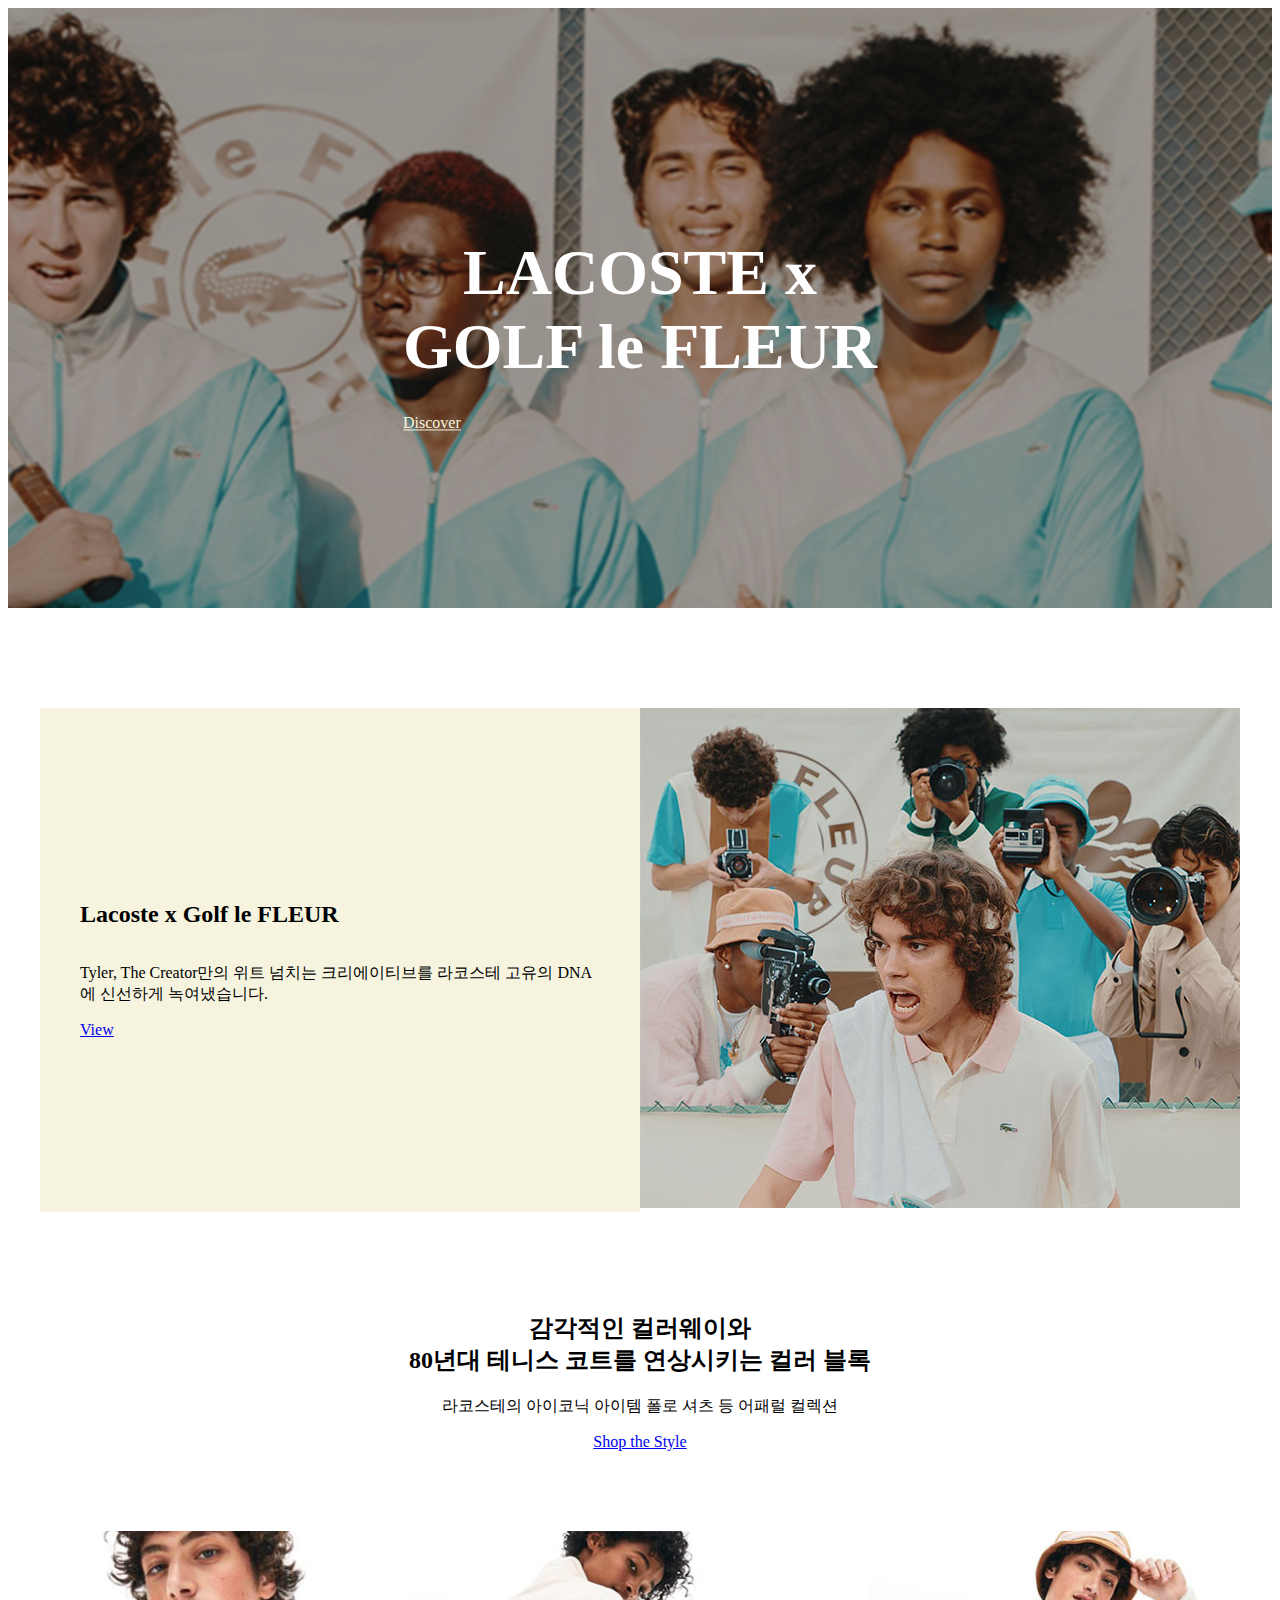
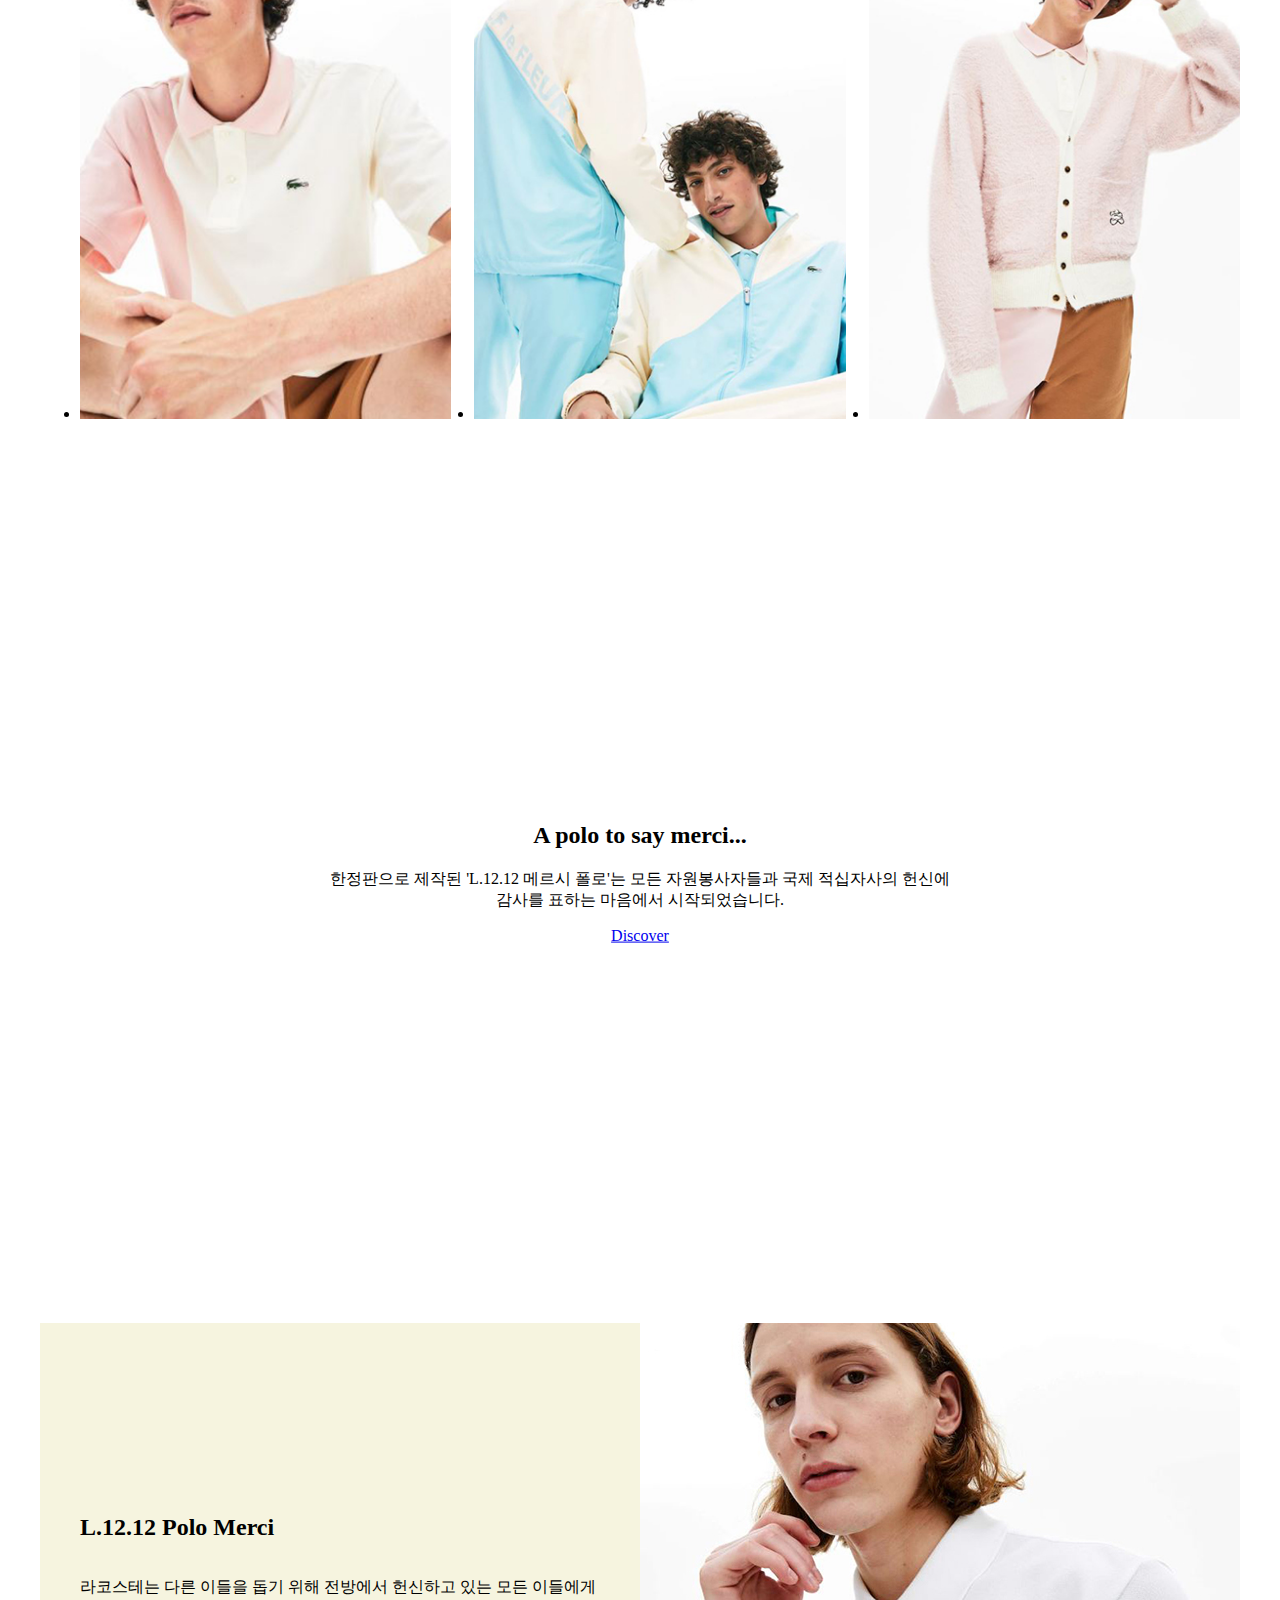
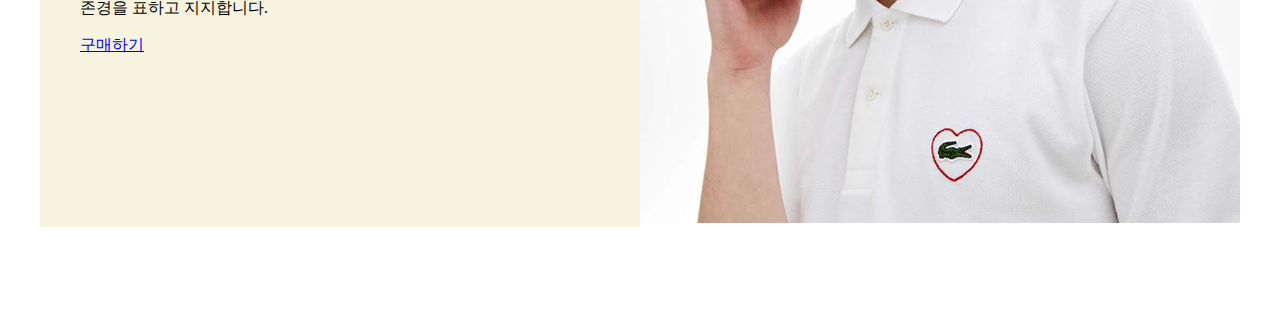
<file: index.html>
<!DOCTYPE html>
<html lang="ko">
<head>
    <meta charset="UTF-8">
    <meta http-equiv="X-UA-Compatible" content="IE=edge">
    <meta name="viewport" content="width=device-width, initial-scale=1.0">
    <title>LACOSTE</title> 
       
    <link rel="stylesheet" href="css/main_style.css">

</head>
<body>
    <? include("header.html");?> <!--외부파일 불러오기-->
    <section id="topBanner">
        <div class="top_inner">
            <h2>LACOSTE x<br>
                GOLF le FLEUR</h2>
            <a href="#" class="btn">Discover</a>
        </div>
    </section>
    <section id="golf" class="con1">
        <div class="golf_text con1_text">
            <h2 class="con_title">Lacoste x Golf le FLEUR</h2>
            <p class="con_text">Tyler, The Creator만의 위트 넘치는 크리에이티브를
                라코스테 고유의 DNA에 신선하게 녹여냈습니다.</p>
            <a href="#" class="btn">View</a>
        </div>
        <div class="golf_img con1_img">
            <img src="img/thumnail.jpg" alt="">
        </div>
    </section>
    <section id="polo">
        <h2 class="con_title">감각적인 컬러웨이와<br>
            80년대 테니스 코트를 연상시키는 컬러 블록</h2>
        <p class="con_text">라코스테의 아이코닉 아이템 폴로 셔츠 등 어패럴 컬렉션</p>
        <a href="#" class="btn">Shop the Style</a>
        <ul class="polo_list">
            <li><img src="img/main_product_1.jpg" alt="">
                <div class="over_box">
                    <h3>코튼 폴로 티셔츠</h3>
                    <p>195,000원</p>
                </div>
            </li>
            <li><img src="img/main_product_2.jpg" alt="">
                <div class="over_box">
                    <h3>남성 배색 자켓</h3>
                    <p>279,000원</p>
                </div>
            </li>
            <li><img src="img/main_product_3.jpg" alt="">
                <div class="over_box">
                    <h3>니트 가디건</h3>
                    <p>239,000원</p>
                </div>
            </li>
        </ul>
    </section>
    <section id="midBanner">
        <div class="mid_inner">
            <h2 class="con_title">A polo to say merci...</h2>
            <p class="con_text">한정판으로 제작된 'L.12.12 메르시 폴로'는
            모든 자원봉사자들과 국제 적십자사의 헌신에 감사를 표하는 마음에서 시작되었습니다.</p>
            <a href="#" class="btn">Discover</a>
        </div>
    </section>
    <section id="merci" class="con1">
        <div class="merci_text con1_text">
            <h2 class="con_title">L.12.12 Polo Merci</h2>
            <p class="con_text">라코스테는 다른 이들을 돕기 위해 전방에서 헌신하고 있는
                모든 이들에게 존경을 표하고 지지합니다.</p>
            <a href="#" class="btn">구매하기</a>
        </div>
        <div class="merci_img con1_img">
            <img src="img/edition_sub.jpg" alt="">
        </div>
    </section>
    <? include("footer.html");?>
</body>
</html>
</file>
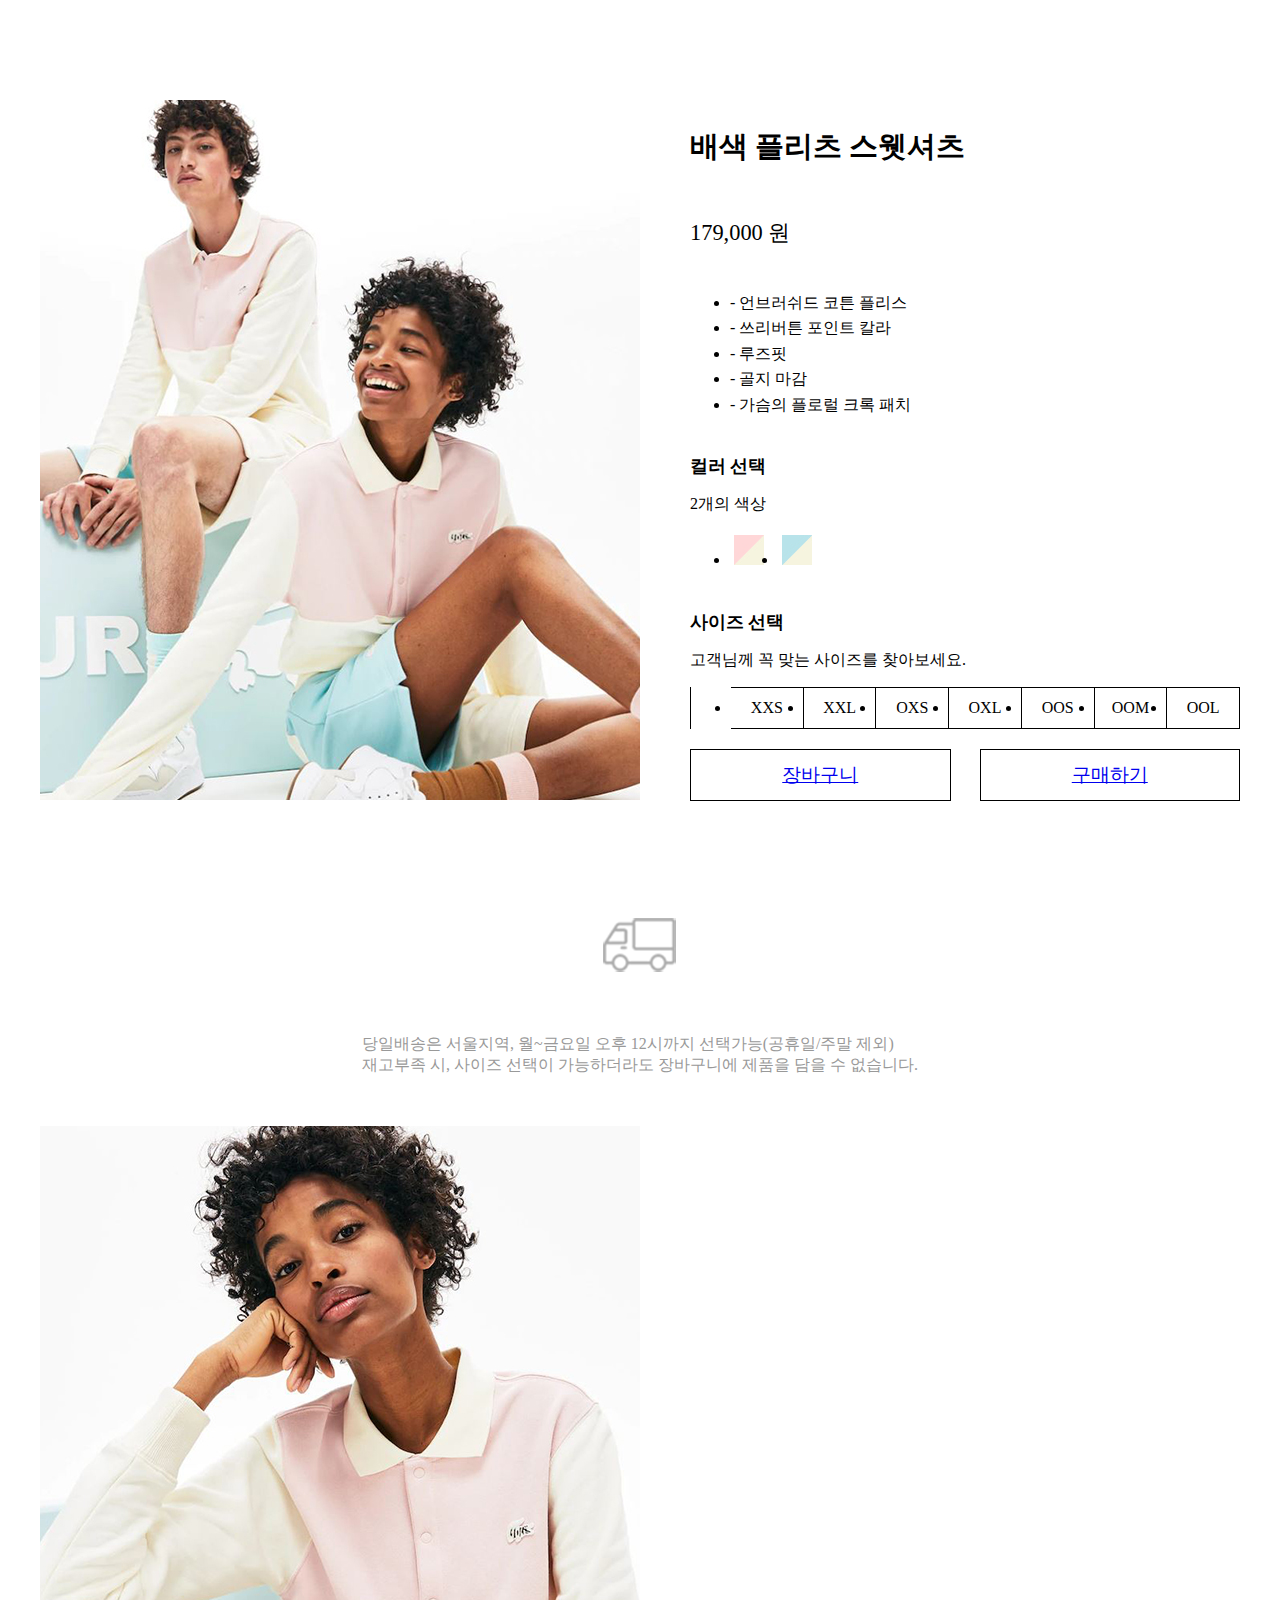
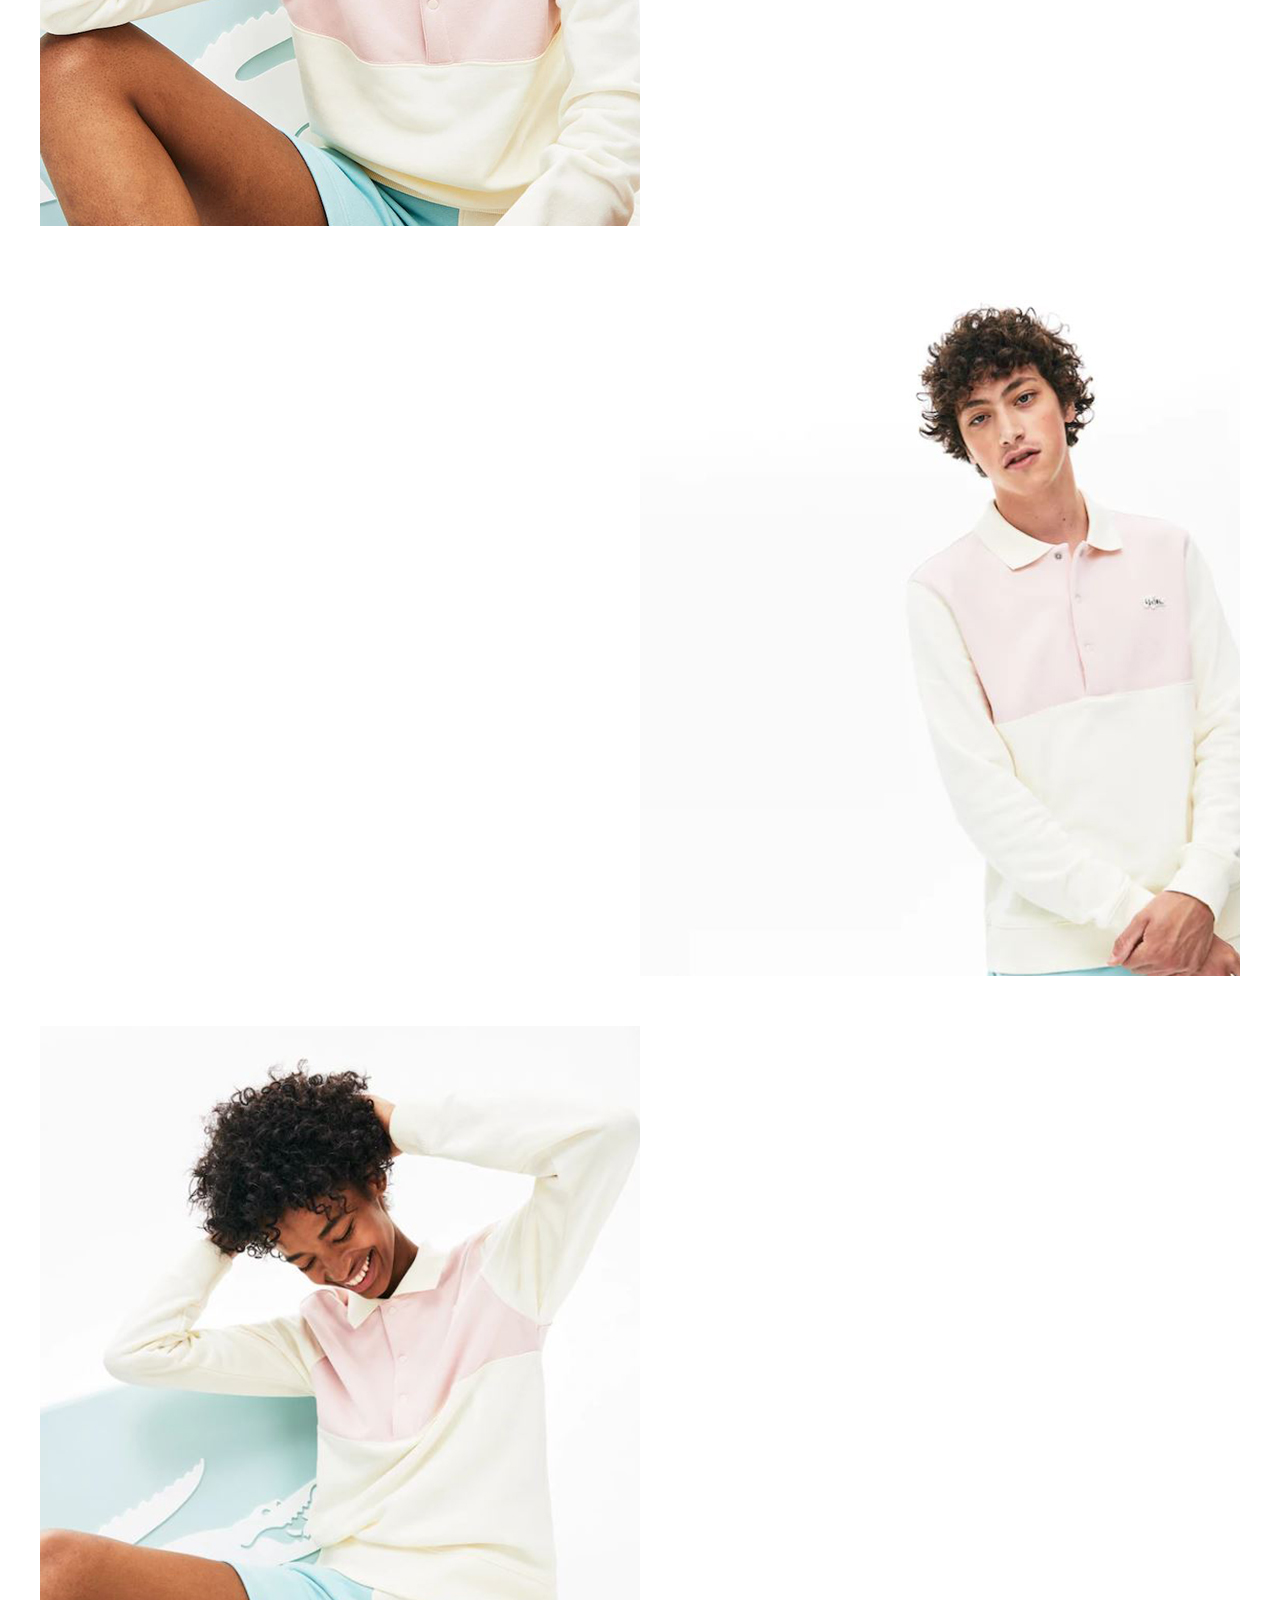
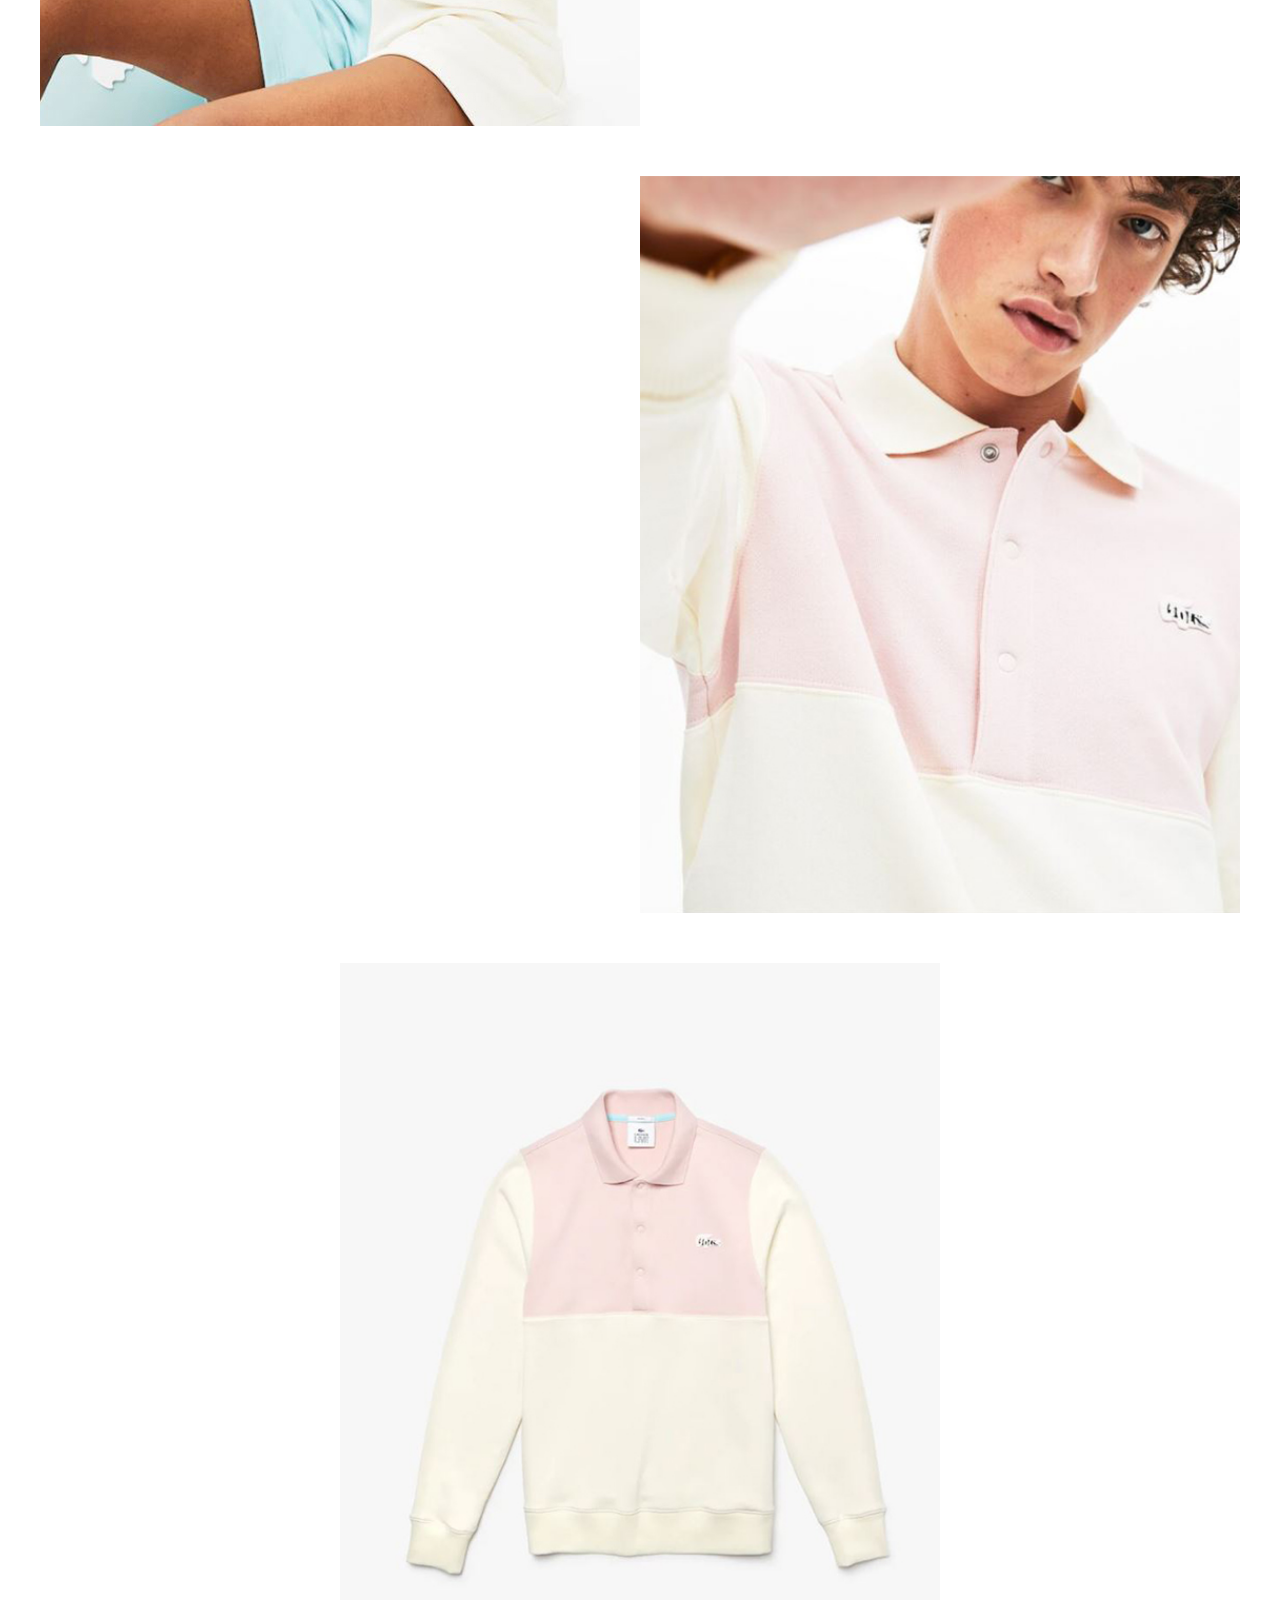
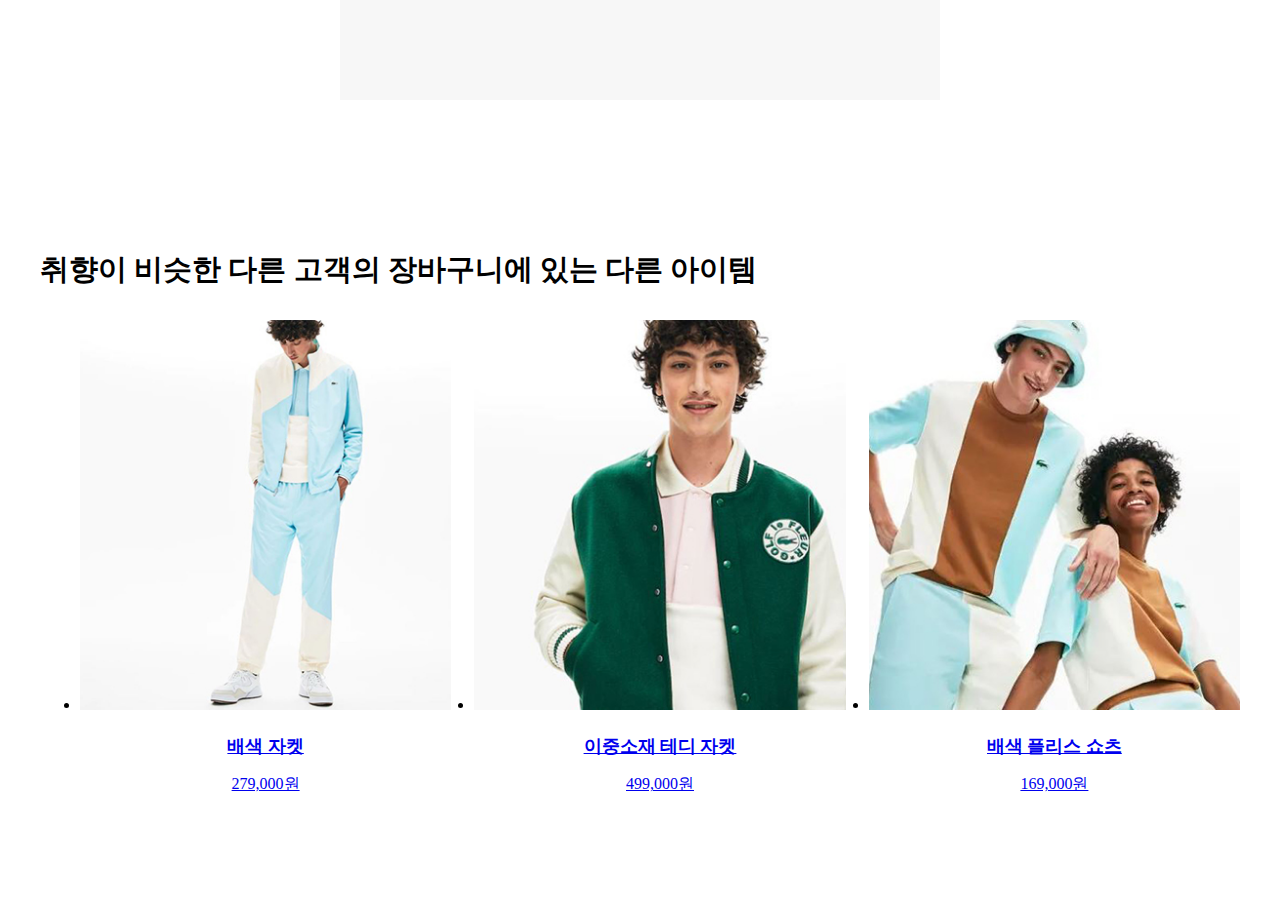
<file: detail.html>
<!DOCTYPE html>
<html lang="ko">
<head>
    <meta charset="UTF-8">
    <meta http-equiv="X-UA-Compatible" content="IE=edge">
    <meta name="viewport" content="width=device-width, initial-scale=1.0">
    <title>LACOSTE - [배색 플리츠 스웻셔츠]</title>
    
    <link rel="stylesheet" href="css/sub_style.css" type="text/css">
    
</head>
<body>
    <? include("header.html");?>
    <section id="detail" class="contents">
        <div class="detail_top">
            <div class="detail_top_img">
                <img src="img/s_product_1.jpg" alt="배색 플리츠 스웻셔츠">
            </div>
            <div class="detail_top_info">
                <h2>배색 플리츠 스웻셔츠</h2>
                <p class="price">179,000 원</p>
                <ul class="description">
                    <li>- 언브러쉬드 코튼 플리스</li>
                    <li>- 쓰리버튼 포인트 칼라</li>
                    <li>- 루즈핏</li>
                    <li>- 골지 마감</li>
                    <li>- 가슴의 플로럴 크록 패치</li>
                </ul>
                
                <div class="color">
                    <h3>컬러 선택</h3>
                    <p>2개의 색상</p>
                    <ul>
                        <li><img src="img/color_1.jpg" alt="핑크"></li>
                        <li><img src="img/color_2.jpg" alt="하늘색"></li>
                    </ul>
                </div>
                <div class="size">
                    <h3>사이즈 선택</h3>
                    <p>고객님께 꼭 맞는 사이즈를 찾아보세요.</p>
                    <ul class="size_list">
                        <li>XXS</li>
                        <li>XXL</li>
                        <li>OXS</li>
                        <li>OXL</li>
                        <li>OOS</li>
                        <li>OOM</li>
                        <li>OOL</li>
                    </ul>
                    <div class="size_select">
                        <select>
                            <option>XXS</option>
                            <option>XXL</option>
                            <option>OXS</option>
                            <option>OXL</option>
                            <option>OOS</option>
                            <option>OOM</option>
                            <option>OOL</option>
                        </select>
                    </div>
                </div>
                <div class="buy">
                    <a href="#" class="buy_btn btn_cart">장바구니</a>
                    <a href="#" class="buy_btn btn_buy">구매하기</a>
                </div>
            </div>
        </div>
        <div class="detail_center">
            <div class="detail_delivery">
                <img src="img/car.png" alt="">
                <p>당일배송은 서울지역, 월~금요일 오후 12시까지 선택가능(공휴일/주말 제외)<br>
                    재고부족 시, 사이즈 선택이 가능하더라도 장바구니에 제품을 담을 수 없습니다.</p>
            </div>
            <img src="img/s_product_2.jpg" alt="">
            <img src="img/s_product_3.jpg" alt="">
            <img src="img/s_product_4.jpg" alt="">
            <img src="img/s_product_5.jpg" alt="">
            <img src="img/s_product_6.jpg" alt="">
        </div>
        <div class="other">
            <h3>취향이 비슷한 다른 고객의 장바구니에 있는 다른 아이템</h3>
            <ul class="other_list">
                <li><a href="#">
                    <img src="img/product_sug_1.jpg" alt="">
                    <h4>배색 자켓</h4>
                    <p>279,000원</p>
                </a></li>
                <li><a href="#">
                    <img src="img/product_sug_2.jpg" alt="">
                    <h4>이중소재 테디 자켓</h4>
                    <p>499,000원</p>
                </a></li>
                <li><a href="#">
                    <img src="img/product_sug_3.jpg" alt="">
                    <h4>배색 플리스 쇼츠</h4>
                    <p>169,000원</p>
                </a></li>
            </ul>
        </div>
    </section>
    <? include("footer.html");?>
</body>
</html>
</file>
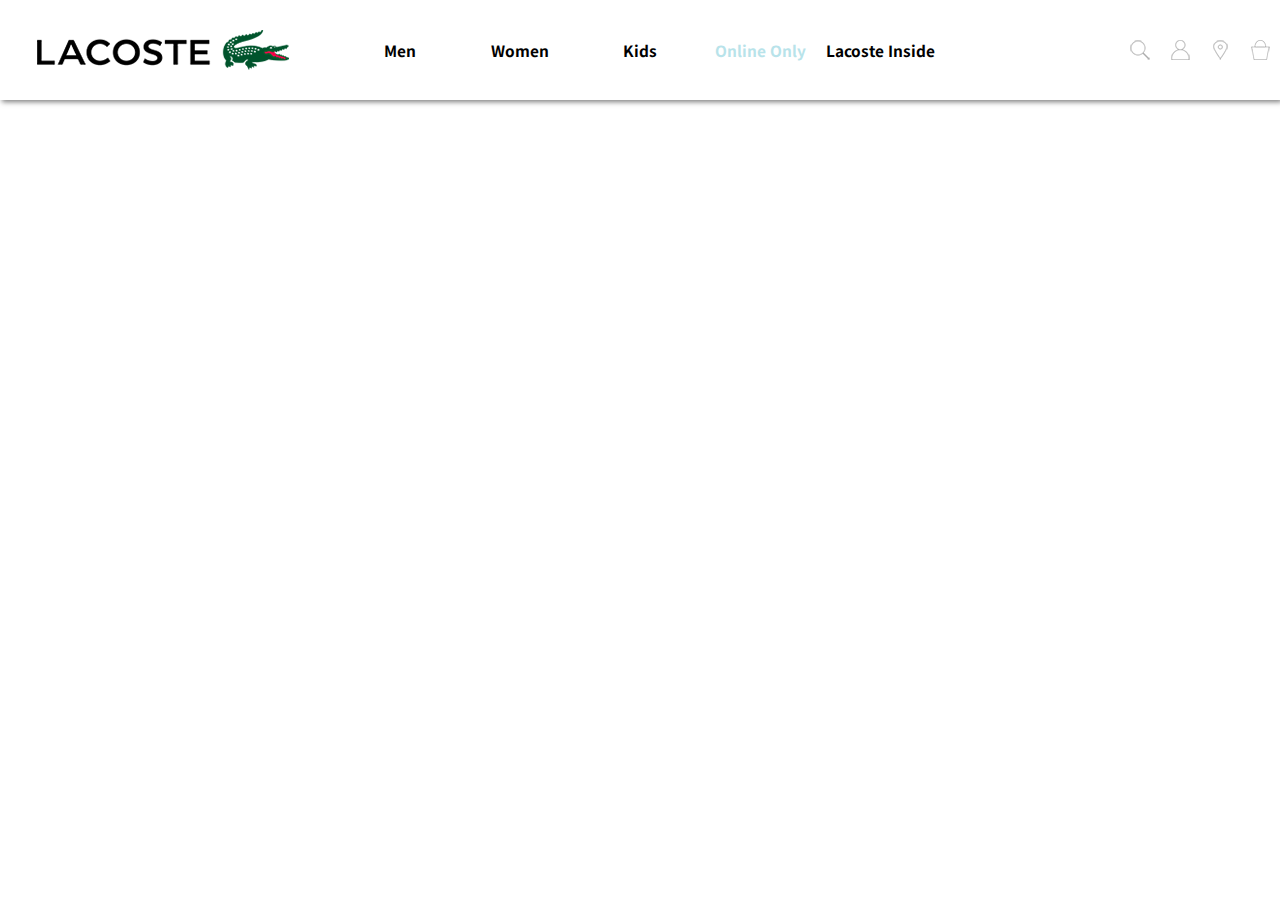
<file: header.html>
<!DOCTYPE html>
<html lang="ko">
<head>
    <meta charset="UTF-8">
    <meta http-equiv="X-UA-Compatible" content="IE=edge">
    <meta name="viewport" content="width=device-width, initial-scale=1.0">
    <title>LACOSTE</title>
    <link rel="stylesheet" href="css/common.css">    
    <script src="https://ajax.googleapis.com/ajax/libs/jquery/3.6.1/jquery.min.js"></script>
    <script>
        $(function(){
            // m_gnb_btn 누르면 m_gnb_wrap나타난다
            $('.m_gnb_btn').click(function(){
                $('.m_gnb_wrap').fadeToggle(500)
            })
        })
    </script>
</head>
<body>
    <header id="header">
        <h1 class="top_logo">
            <a href="index.html"><img src="img/logo.png" alt="lacote"></a>
        </h1>
        <nav class="gnb">
            <ul>
                <li><a href="product.html">Men</a></li>
                <li><a href="product.html">Women</a></li>
                <li><a href="product.html">Kids</a></li>
                <li><a href="#">Online Only</a></li>
                <li><a href="collabo.html">Lacoste Inside</a></li>
            </ul>
        </nav>
        <nav class="util">
            <ul>
                <li><a href="#"><img src="img/search.png" alt="검색"></a></li>
                <li><a href="join.html"><img src="img/my.png" alt="마이페이지"></a></li>
                <li><a href="#"><img src="img/map.png" alt="매장"></a></li>
                <li><a href="login.html"><img src="img/bag.png" alt="장바구니"></a></li>
            </ul>
        </nav>
    </header>
    <header id="m_header">
        <h1 class="m_top_logo">
            <a href="index.html"><img src="img/logo.png" alt="lacote"></a>
        </h1>
        <button class="m_gnb_btn"><img src="img/gnb_btn.png" alt="메뉴버튼"></button>
    </header>
    <div class="m_gnb_wrap">
        <div class="m_gnb_inner">
            <ul class="m_gnb">
                <li><a href="product.html">Men</a></li>
                <li><a href="product.html">Women</a></li>
                <li><a href="product.html">Kids</a></li>
                <li><a href="#">Online Only</a></li>
                <li><a href="collabo.html">Lacoste Inside</a></li>
            </ul>
            <ul class="m_util">
                <li><a href="#"><img src="img/search.png" alt="검색"></a></li>
                <li><a href="join.html"><img src="img/my.png" alt="마이페이지"></a></li>
                <li><a href="#"><img src="img/map.png" alt="매장"></a></li>
                <li><a href="login.html"><img src="img/bag.png" alt="장바구니"></a></li>
            </ul>
        </div>        
    </div>
</body>
</html>
</file>
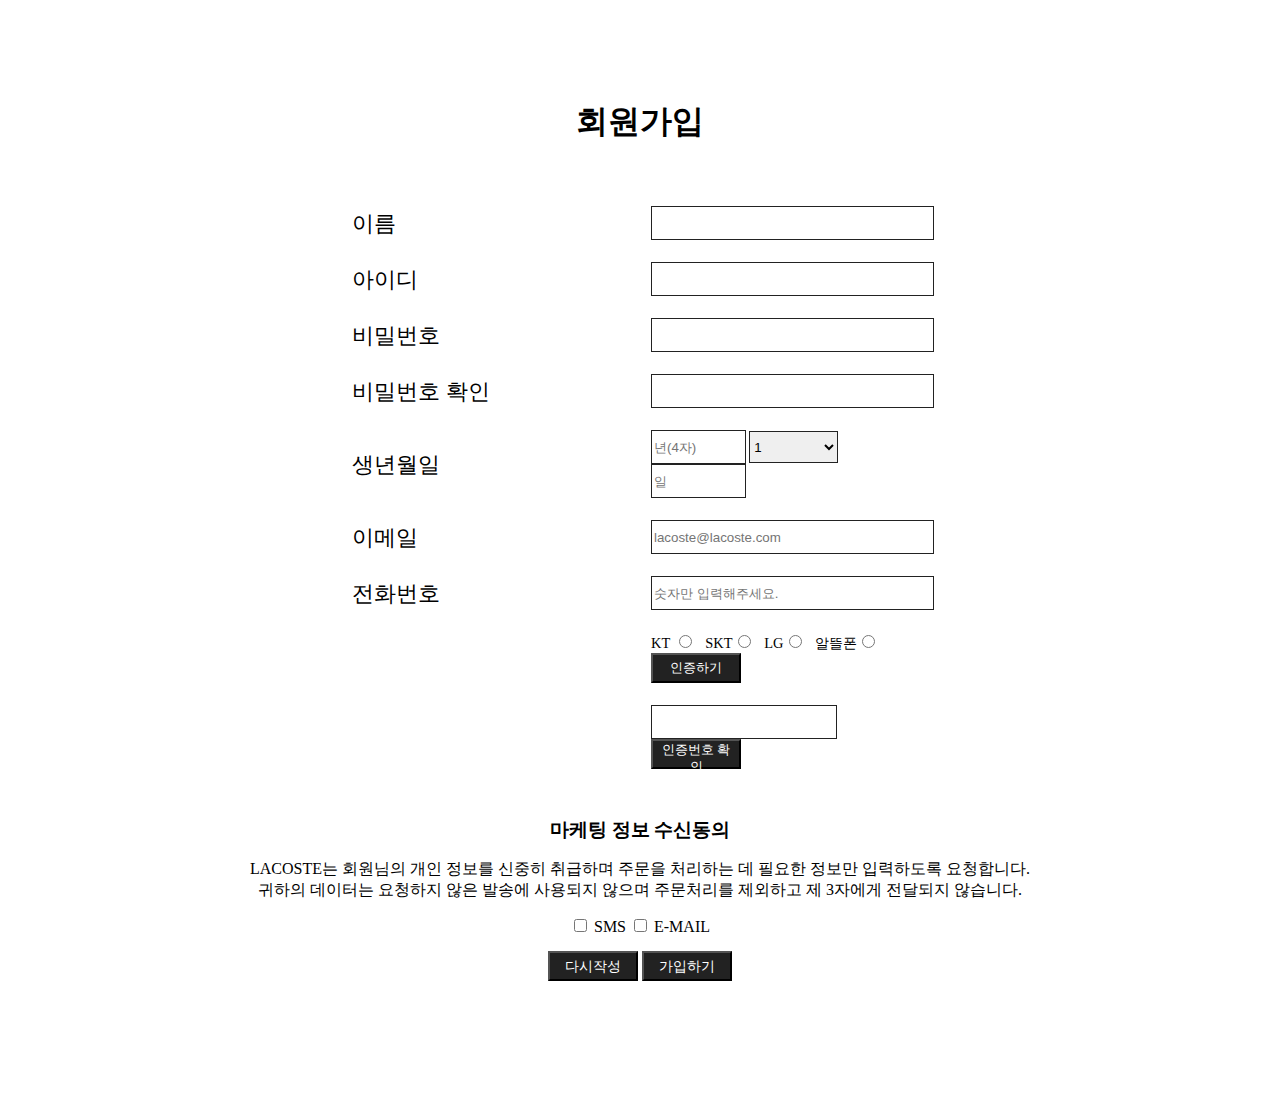
<file: join.html>
<!DOCTYPE html>
<html lang="ko">
<head>
    <meta charset="UTF-8">
    <meta http-equiv="X-UA-Compatible" content="IE=edge">
    <meta name="viewport" content="width=device-width, initial-scale=1.0">
    <title>LACOSTE - 회원가입</title>  
      
    <link rel="stylesheet" href="css/sub_style.css" type="text/css">
    
</head>
<body>
    <? include("header.html");?>
    <section id="join" class="contents">
        <h2 class="page_title">회원가입</h2>
        <form method="post">
        <table>
            <tbody>
                <tr>
                    <th>이름</th>
                    <td><input type="text" id="my_name"></td>
                </tr>
                <tr>
                    <th>아이디</th>
                    <td><input type="text" id="my_id"></td>
                </tr>
                <tr>
                    <th>비밀번호</th>
                    <td><input type="password" id="my_pw"></td>
                </tr>
                <tr>
                    <th>비밀번호 확인</th>
                    <td><input type="password" id="my_pwd"></td>
                </tr>
                <tr>
                    <th>생년월일</th>
                    <td class="bd_td">
                        <input type="text" id="my_bd1" placeholder="년(4자)">
                        <select id="my_bd2">
                            <option>1</option>
                            <option>2</option>
                            <option>3</option>
                            <option>4</option>
                            <option>5</option>
                            <option>6</option>
                            <option>7</option>
                            <option>8</option>
                            <option>9</option>
                            <option>10</option>
                            <option>11</option>
                            <option>12</option>
                        </select> 
                        <input type="text" id="my_bd3" placeholder="일">
                    </td>
                </tr>
                <tr>
                    <th>이메일</th>
                    <td><input type="text" id="my_email" placeholder="lacoste@lacoste.com"></td>
                </tr>
                <tr>
                    <th>전화번호</th>
                    <td><input type="text" id="my_phone" placeholder="숫자만 입력해주세요."></td>
                </tr>
                <tr>
                    <th></th>
                    <td>
        <label for="phone1">KT</label> <input type="radio" id="phone1" name="phone"> &nbsp;
        <label for="phone2">SKT</label><input type="radio" id="phone2" name="phone"> &nbsp;
        <label for="phone3">LG</label><input type="radio" id="phone3" name="phone"> &nbsp;
        <label for="phone4">알뜰폰</label><input type="radio" id="phone4" name="phone"> &nbsp;
        <button class="join_btn">인증하기</button>
                    </td>
                </tr>
                <tr>
                    <th></th>
                    <td><input type="text" id="join_num"> 
                        <button class="join_btn">인증번호 확인</button>
                    </td>
                </tr>
            </tbody>
        </table>
        <div class="agree">
            <h3>마케팅 정보 수신동의</h3>
            <p>LACOSTE는 회원님의 개인 정보를 신중히 취급하며 주문을 처리하는 데 필요한 정보만 입력하도록 요청합니다.<br>
                 귀하의 데이터는 요청하지 않은 발송에 사용되지 않으며 주문처리를 제외하고 제 3자에게 전달되지 않습니다.</p>
            <div class="agree_list">
                <input type="checkbox" id="sms">
                <label for="sns">SMS</label>
                <input type="checkbox" id="email">
                <label for="sns">E-MAIL</label>
            </div>
            <input type="reset" id="reset" class="join_btn" value="다시작성">
            <input type="submit" id="submit" class="join_btn" value="가입하기">
        </div>
        </form>
    </section>

    <? include("footer.html");?>
</body>
</html>
</file>
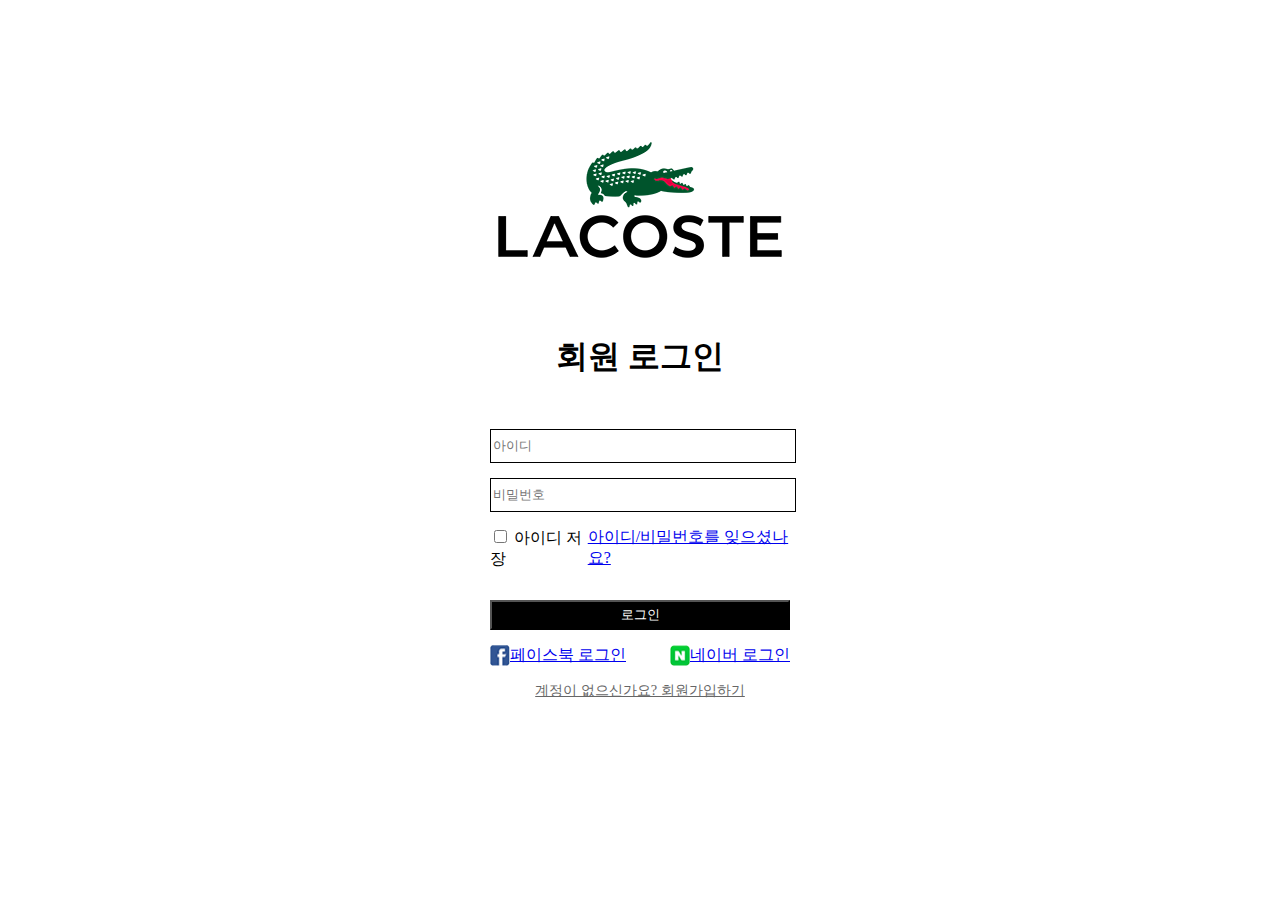
<file: login.html>
<!DOCTYPE html>
<html lang="ko">
<head>
    <meta charset="UTF-8">
    <meta http-equiv="X-UA-Compatible" content="IE=edge">
    <meta name="viewport" content="width=device-width, initial-scale=1.0">
    <title>LACOSTE - LOGIN</title>
    
    <link rel="stylesheet" href="css/sub_style.css" type="text/css">
    
</head>
<body>
    <? include("header.html");?>
    <section id="login" class="contents">
        <div class="login_inner">
            <h1><img src="img/lacoste_logo2.png" alt="lacoste"></h1>
            <h2 class="page_title">회원 로그인</h2>
            <form method="post">
                <div><input type="text" id="my_id" placeholder="아이디"></div>
                <div><input type="password" id="my_pw" placeholder="비밀번호"></div>
                <div>
                    <div class="save_id">
                        <input type="checkbox" id="save_id"> <label for="save_id">아이디 저장</label>
                    </div>
                    <div class="find_id">
                        <a href="#">아이디/비밀번호를 잊으셨나요?</a>
                    </div>
                </div>
                <div><input type="submit" id="login_btn" value="로그인"></div>
            </form>
            <div class="other_login">
                <a href="#"><img src="img/facebook.png" alt="페이스북 로그인">페이스북 로그인</a>
                <a href="#"><img src="img/naver.png" alt="네이버 로그인">네이버 로그인</a>
            </div>
            <a href="#">계정이 없으신가요? 회원가입하기</a>
        </div>
    </section>

    <? include("footer.html");?>
</body>
</html>
</file>
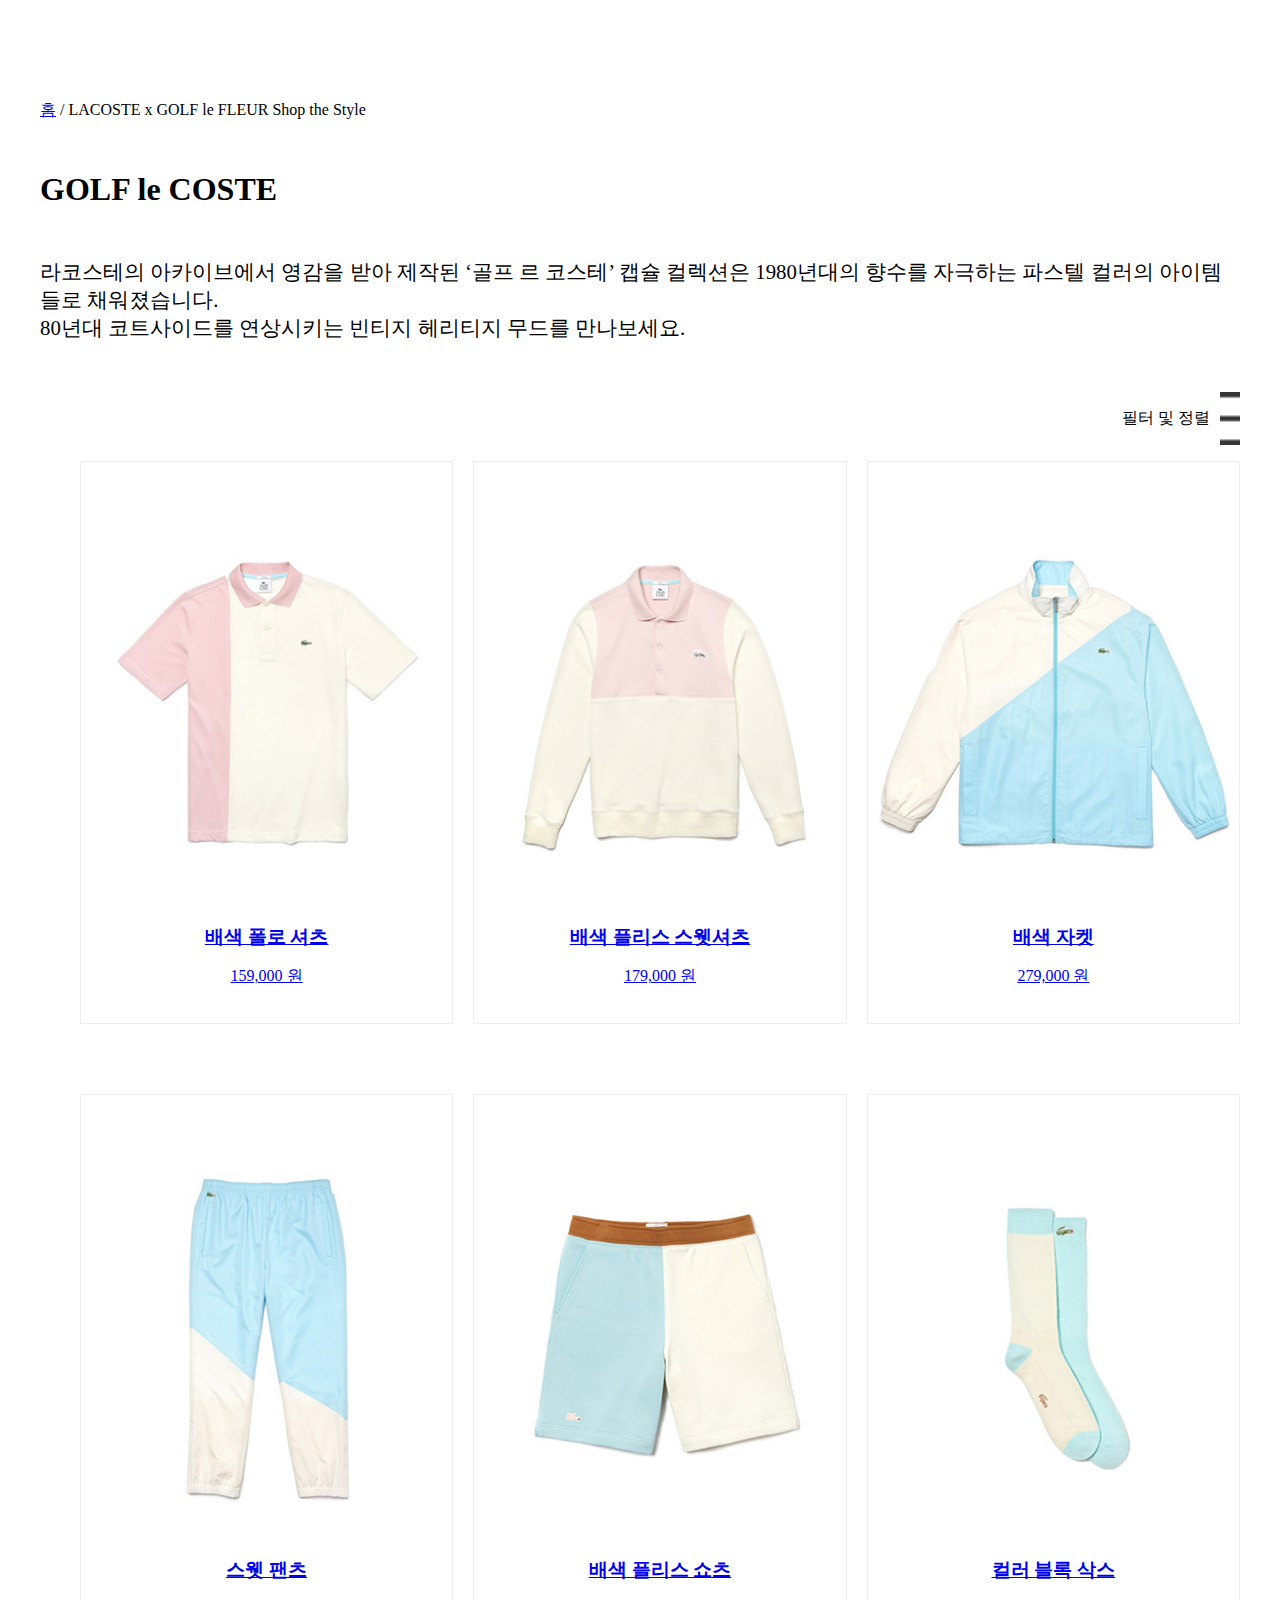
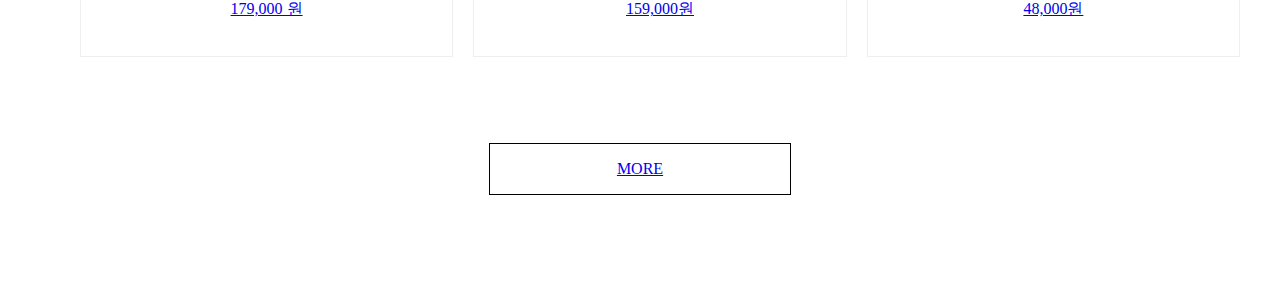
<file: product.html>
<!DOCTYPE html>
<html lang="ko">
<head>
    <meta charset="UTF-8">
    <meta http-equiv="X-UA-Compatible" content="IE=edge">
    <meta name="viewport" content="width=device-width, initial-scale=1.0">
    <title>LACOSTE - MEN</title>
    
    <link rel="stylesheet" href="css/sub_style.css" type="text/css">
    
</head>
<body>
    <? include("header.html");?>
    <section id="men" class="contents">
        <div class="png">
            <a href="index.html">홈</a> / LACOSTE x GOLF le FLEUR Shop the Style
        </div>
        <h2 class="page_title">GOLF le COSTE</h2>
        <p class="page_info">라코스테의 아카이브에서 영감을 받아 제작된 ‘골프 르 코스테’ 캡슐 컬렉션은 1980년대의 향수를 자극하는 파스텔 컬러의 아이템들로 채워졌습니다.<br>
        80년대 코트사이드를 연상시키는 빈티지 헤리티지 무드를 만나보세요.</p>

        <div class="product_list">
            <div class="filter">
                <p>필터 및 정렬</p>
                <img src="img/aline.png" alt="필터 및 정렬">
            </div>
            <ul class="list">
                <li><a href="detail.html">
                    <img src="img/product_1.jpg" alt="">
                    <h3>배색 폴로 셔츠</h3>
                    <p class="price">159,000 원</p>
                </a></li>
                <li><a href="detail.html">
                    <img src="img/product_2.jpg" alt="">
                    <h3>배색 플리스 스웻셔츠</h3>
                    <p class="price">179,000 원</p>
                </a></li>
                <li><a href="detail.html">
                    <img src="img/product_3.jpg" alt="">
                    <h3>배색 자켓</h3>
                    <p class="price">279,000 원</p>
                </a></li>
                <li><a href="detail.html">
                    <img src="img/product_4.jpg" alt="">
                    <h3>스웻 팬츠</h3>
                    <p class="price">179,000 원</p>
                </a></li>
                <li><a href="detail.html">
                    <img src="img/product_5.jpg" alt="">
                    <h3>배색 플리스 쇼츠</h3>
                    <p class="price">159,000원</p>
                </a></li>
                <li><a href="detail.html">
                    <img src="img/product_6.jpg" alt="">
                    <h3>컬러 블록 삭스</h3>
                    <p class="price">48,000원</p>
                </a></li>
            </ul>
            <a href="#" class="btn">MORE</a>
        </div>
    </section>
    <? include("footer.html");?>
</body>
</html>
</file>
<file: css/main_style.css>
/* -----------------PC---------------------- */
@media screen and (min-width:1201px){
/* --------topBanner ---------- */
#topBanner{position: relative; height:600px ; background-image: url(../img/top_banner.jpg); background-position: center; background-size: cover;}
#topBanner .top_inner{position: absolute; left: 50%; top: 50%; transform: translate(-50%,-50%);}
#topBanner .top_inner h2{font-size: 4em; color: #FFF; font-weight: bold; text-align: center; margin-bottom: 30px;}
#topBanner .top_inner .btn{border-color: #f6f4df; color: #f6f4df; margin: 0 auto; }
#topBanner .top_inner .btn:hover{background-color: #f6f4df; color: #000;}

/* --------golf & merci---------- */
.con1{position: relative; width: 1200px; margin: 100px auto; display: flex;}
.con1 .con1_text{position: relative; width: 50%; display: flex; flex-direction: column; justify-content: center; background-color: #f6f4df; padding: 40px; box-sizing: border-box;}
.con1 .con1_img{position: relative; width: 50%;}
.con1 .con1_img img{width: 100%;}

/* --------polo ---------- */
#polo{position: relative; width: 1200px; margin: 100px auto; text-align: center; }
#polo .btn{margin: 0 auto;}
#polo .polo_list{position: relative; margin: 80px 0; display: flex; justify-content: space-between;}
#polo .polo_list li{width: 32%; position: relative;}
#polo .polo_list li img{width: 100%;}
#polo .polo_list li .over_box{position: absolute; left: 0; top: 0; width: 100%; height: 100%; background-color: rgba(0, 0, 0, 0.5); display: flex; flex-direction: column; justify-content: center;  opacity: 0; transition-duration: 0.6s;}
#polo .polo_list li .over_box h3{color: #FFF; font-size: 1.3em; font-weight: bold; position: relative; top: 50px; opacity: 0; transition-duration: 0.6s; transition-delay: 200ms;}
#polo .polo_list li .over_box p{color: #FFF; font-size: 1.1em; position: relative; top: 50px; opacity: 0; transition-duration: 0.6s;transition-delay: 400ms;}
#polo .polo_list li .over_box:hover{opacity: 1;}
#polo .polo_list li .over_box:hover h3{top: 0; opacity: 1;}
#polo .polo_list li .over_box:hover p{top: 0; opacity: 1;}
/* --------midBanner ---------- */
#midBanner{position: relative; height: 700px; background-image: url(../img/edition_main.jpg); background-size: cover; background-repeat: no-repeat; background-position: center; background-attachment: fixed;}
#midBanner .mid_inner{position: absolute; left: 50%; top: 50%; transform: translate(-50%, -50%); text-align: center;}
#midBanner .mid_inner .btn{margin: 0 auto;}
}


/* -----------------Tablet 가로---------------------- */
@media screen and (max-width:1200px) and (min-width:901px) {   
   /* --------topBanner ---------- */
   #topBanner{position: relative; height:600px ; background-image: url(../img/top_banner.jpg); background-position: center; background-size: cover;}
   #topBanner .top_inner{position: absolute; left: 50%; top: 50%; transform: translate(-50%,-50%);}
   #topBanner .top_inner h2{font-size: 4em; color: #FFF; font-weight: bold; text-align: center; margin-bottom: 30px;}
   #topBanner .top_inner .btn{border-color: #f6f4df; color: #f6f4df; margin: 0 auto; }
   #topBanner .top_inner .btn:hover{background-color: #f6f4df; color: #000;}
   
   /* --------golf & merci---------- */
   .con1{position: relative; width: 92%; margin: 100px auto; display: flex;}
   .con1 .con1_text{position: relative; width: 50%; display: flex; flex-direction: column; justify-content: center; background-color: #f6f4df; padding: 30px; box-sizing: border-box; font-size: 0.9em;}
   .con1 .con1_img{position: relative; width: 50%;}
   .con1 .con1_img img{width: 100%;}
   
   /* --------polo ---------- */
   #polo{position: relative; width: 91%; margin: 100px auto; text-align: center; }
   #polo .btn{margin: 0 auto;}
   #polo .polo_list{position: relative; margin: 80px 0; display: flex; justify-content: space-between;}
   #polo .polo_list li{width: 32%; position: relative;}
   #polo .polo_list li img{width: 100%;}
   #polo .polo_list li .over_box{position: absolute; left: 0; top: 0; width: 100%; height: 100%; background-color: rgba(0, 0, 0, 0.5); display: flex; flex-direction: column; justify-content: center;  opacity: 0; transition-duration: 0.6s;}
   #polo .polo_list li .over_box h3{color: #FFF; font-size: 1.3em; font-weight: bold; position: relative; top: 50px; opacity: 0; transition-duration: 0.6s; transition-delay: 200ms;}
   #polo .polo_list li .over_box p{color: #FFF; font-size: 1.1em; position: relative; top: 50px; opacity: 0; transition-duration: 0.6s;transition-delay: 400ms;}
   #polo .polo_list li .over_box:hover{opacity: 1;}
   #polo .polo_list li .over_box:hover h3{top: 0; opacity: 1;}
   #polo .polo_list li .over_box:hover p{top: 0; opacity: 1;}
   /* --------midBanner ---------- */
   #midBanner{position: relative; height: 500px; background-image: url(../img/edition_main.jpg); background-size: cover; background-repeat: no-repeat; background-position: center; background-attachment: fixed;}
   #midBanner .mid_inner{position: absolute; left: 50%; top: 50%; transform: translate(-50%, -50%); text-align: center;}
   #midBanner .mid_inner .btn{margin: 0 auto;}  
}


   
/* -----------------Tablet 세로---------------------- */
@media screen and (max-width:900px) and (min-width:601px) {
   /* --------topBanner ---------- */
   #topBanner{position: relative; height:400px ; background-image: url(../img/top_banner.jpg); background-position: center; background-size: cover;}
   #topBanner .top_inner{position: absolute; left: 50%; top: 50%; transform: translate(-50%,-50%);}
   #topBanner .top_inner h2{font-size: 3em; color: #FFF; font-weight: bold; text-align: center; margin-bottom: 30px;}
   #topBanner .top_inner .btn{border-color: #f6f4df; color: #f6f4df; margin: 0 auto; }
   #topBanner .top_inner .btn:hover{background-color: #f6f4df; color: #000;}
   
   /* --------golf & merci---------- */
   .con1{position: relative; width: 92%; margin: 100px auto;}
   .con1 .con1_text{position: relative;  display: flex; flex-direction: column; justify-content: center; align-items: center; padding: 30px; box-sizing: border-box; font-size: 0.9em; text-align: center;  margin-bottom: 50px;}
   .con1 .con1_img{position: relative; }
   .con1 .con1_img img{width: 100%;}
   
   /* --------polo ---------- */
   #polo{position: relative; width: 91%; margin: 100px auto; text-align: center; }
   #polo .btn{margin: 0 auto;}
   #polo .polo_list{position: relative; margin: 80px 0; display: flex; justify-content: space-between;}
   #polo .polo_list li{width: 32%; position: relative;}
   #polo .polo_list li img{width: 100%;}
   #polo .polo_list li .over_box{position: absolute; left: 0; top: 0; width: 100%; height: 100%; background-color: rgba(0, 0, 0, 0.5); display: flex; flex-direction: column; justify-content: center;  opacity: 0; transition-duration: 0.6s;}
   #polo .polo_list li .over_box h3{color: #FFF; font-size: 1.3em; font-weight: bold; position: relative; top: 50px; opacity: 0; transition-duration: 0.6s; transition-delay: 200ms;}
   #polo .polo_list li .over_box p{color: #FFF; font-size: 1.1em; position: relative; top: 50px; opacity: 0; transition-duration: 0.6s;transition-delay: 400ms;}
   #polo .polo_list li .over_box:hover{opacity: 1;}
   #polo .polo_list li .over_box:hover h3{top: 0; opacity: 1;}
   #polo .polo_list li .over_box:hover p{top: 0; opacity: 1;}

   /* --------midBanner ---------- */
   #midBanner{position: relative; height: 400px; background-image: url(../img/edition_main.jpg); background-size: cover; background-repeat: no-repeat; background-position: center; background-attachment: fixed;}
   #midBanner .mid_inner{position: absolute; left: 50%; top: 50%; transform: translate(-50%, -50%); text-align: center; width: 80%;}
   #midBanner .mid_inner .btn{margin: 0 auto;}
}

/* -----------------Mobile---------------------- */
@media screen and (max-width:600px) {
   /* --------topBanner ---------- */
   #topBanner{position: relative; height:400px ; background-image: url(../img/top_banner.jpg); background-position: center; background-size: cover;}
   #topBanner .top_inner{position: absolute; left: 50%; top: 50%; transform: translate(-50%,-50%);}
   #topBanner .top_inner h2{font-size: 2em; color: #FFF; font-weight: bold; text-align: center; margin-bottom: 30px;}
   #topBanner .top_inner .btn{border-color: #f6f4df; color: #f6f4df; margin: 0 auto; }
   #topBanner .top_inner .btn:hover{background-color: #f6f4df; color: #000;}
   
   /* --------golf & merci---------- */
   .con1{position: relative; width: 92%; margin: 50px auto;}
   .con1 .con1_text{position: relative;  display: flex; flex-direction: column; justify-content: center; align-items: center; padding: 30px; box-sizing: border-box; font-size: 0.9em; text-align: center;  margin-bottom: 50px;}
   .con1 .con1_img{position: relative; }
   .con1 .con1_img img{width: 100%;}
   
   /* --------polo ---------- */
   #polo{position: relative; width: 92%; margin: 50px auto; text-align: center; }
   #polo .btn{margin: 0 auto;}
   #polo .polo_list{position: relative; margin: 50px 0; display: flex; justify-content: space-between;}
   #polo .polo_list li{width: 32%; position: relative;}
   #polo .polo_list li img{width: 100%;}
   #polo .polo_list li .over_box{position: relative; }
   #polo .polo_list li .over_box h3{color: #000; font-size: 1em; font-weight: bold; position: relative;}
   #polo .polo_list li .over_box p{color: #000; font-size: 1em; position: relative; }


   /* --------midBanner ---------- */
   #midBanner{position: relative; height: 400px; background-image: url(../img/edition_main.jpg); background-size: cover; background-repeat: no-repeat; background-position: center; background-attachment: fixed;}
   #midBanner .mid_inner{position: absolute; left: 50%; top: 50%; transform: translate(-50%, -50%); text-align: center; width: 80%;}
   #midBanner .mid_inner .btn{margin: 0 auto;}
}
</file>
<file: css/sub_style.css>
.size_select{display: none;}

/* --------- PC ---------- */
@media screen and (min-width:1201px){

/* -------common ------- */
.contents{position: relative; width:1200px; margin: 100px auto;}
.contents .page_title{font-size: 2em; font-weight: bold; margin-bottom: 50px; }
.contents .page_info{font-size: 1.3em; margin-bottom: 50px; }
.btn{display: block; width: 300px; height: 50px; border: 1px solid #000; text-align: center; line-height: 50px; transition-duration: 0.6s;}
.btn:hover{background-color: #000; color: #FFF;}


/* ----------join start ---------- */
#join h2{text-align: center;}
#join table{width: 600px; margin: 30px auto;}
#join table th,#join table td{width: 50%; padding: 10px; box-sizing: border-box;}
#join table th{text-align: left; font-weight: normal; font-size: 1.4em;}
#join table td{font-size: 0.9em;}
#join table td input[type=text], #join table td input[type=password]{width: 100%; height: 30px; border: 1px solid #222;}
#join table td.bd_td>input{width: 32%;}
#join table td.bd_td select{width: 32%; height: 32px; border: 1px solid #222;}
#join table tr:last-child td input[type=text]{width: 180px;}
#join .join_btn{width: 90px; height: 30px; background-color: #222; color: #FFF; font-size:0.9em;}
#join .agree{position: relative; margin: 30px 0; text-align: center;}
#join .agree>*{margin-bottom: 15px;}
#join .agree h3{font-size: 1.2em;}
/* ----------join end ---------- */


/* -----------login start----------- */
#login .login_inner{position: relative; width: 300px; margin: 100px auto; ;}
#login .login_inner h2{text-align: center;}
#login .login_inner div{margin-bottom: 15px;}
#login .login_inner #my_id,#login .login_inner #my_pw{width: 100%; border: 1px solid #000; height: 30px;}
#login .login_inner form div:nth-child(3){display: flex; justify-content: space-between;}
#login .login_inner #login_btn{width: 100%; height: 30px; background-color: #000; color: #FFF;}
#login .login_inner .other_login{display: flex; justify-content: space-between;}
#login .login_inner .other_login a{display: flex;}
#login .login_inner>a:last-child{text-align: center; display: block; color: #666; font-size: 0.9em;}

/* -----------login end----------- */


/* ----------men start------- */
#men .png{margin-bottom: 50px; }
#men .product_list{position: relative;}
#men .product_list .filter{position: relative; display: flex; justify-content: flex-end;}
#men .product_list .filter img{margin-left: 10px;}
#men .product_list .list{display: flex; flex-wrap: wrap; justify-content: space-between;}
#men .product_list .list li{width: 32%; margin-bottom: 6%; text-align: center; border: 1px solid #EEE; padding-bottom: 20px;overflow: hidden;}
#men .product_list .list li img{width: 100%; transition-duration: 0.6s;}
#men .product_list .list li img:hover{transform: scale(1.05);}
#men .product_list .list li h3{font-size: 1.2em; font-weight: bold; margin-bottom:10px; margin-top: -30px; position: relative;}
#men .product_list .btn{margin: 0 auto;}
/* ----------men end------- */

/* ----------detail start------- */
#detail .detail_top{position: relative; display: flex;}
#detail .detail_top>div{position: relative; width: 50%;}
#detail .detail_top_img img{width: 100%;}
#detail .detail_top_info{padding-left: 50px; display: flex; flex-direction: column; justify-content: space-evenly; box-sizing: border-box;}
#detail .detail_top_info>div:last-child{margin-bottom: 0}
#detail .detail_top_info h2{font-size: 1.8em;}
#detail .detail_top_info .price{font-size: 1.4em; }
#detail .detail_top_info .description li{line-height: 1.6em;}
#detail .detail_top_info h3{font-size: 1.1em ; font-weight: bold; margin-bottom: 10px;}
#detail .detail_top_info .color ul{display: flex; margin-top: 10px;}
#detail .detail_top_info .color ul li{margin-right: 10px; padding: 3px; border: 1px solid #FFF; transition-duration: 0.5s;}
#detail .detail_top_info .color ul li:hover{border-color: #000;}
#detail .detail_top_info .size ul{display:flex; border-left: 1px solid #000; margin-top: 10px;}
#detail .detail_top_info .size ul li{width:14.2857%; text-align: center; line-height: 40px; border: 1px solid #000; border-left: none; transition-duration: 0.5s;}
#detail .detail_top_info .size ul li:hover{background-color: #f6f4df;}
#detail .detail_top_info .buy{display: flex; justify-content: space-between;}
#detail .detail_top_info .buy .buy_btn{display: block; width: 47%; height: 50px; border: 1px solid #000; text-align: center; line-height: 50px; font-size: 1.2em; transition-duration: 0.5s;}
#detail .detail_top_info .buy .btn_cart:hover{background-color:#ffd7d8 ;}
#detail .detail_top_info .buy .btn_buy:hover{background-color:#b8e3ea ;}
#detail .detail_center{position: relative; margin: 100px 0; display: flex; flex-direction: column;}
#detail .detail_center>img{width: 50%; margin-bottom: 50px;}
#detail .detail_center>img:nth-of-type(2n){align-self: flex-end;}
#detail .detail_center>img:last-child{align-self: center}
#detail .detail_center .detail_delivery{display: flex; flex-direction: column; align-items: center;}
#detail .detail_center .detail_delivery p{color: #999; margin: 50px 0;}
#detail .other{position: relative;}
#detail .other h3{font-size: 1.8em; margin-bottom: 30px;}
#detail .other .other_list{display: flex; justify-content: space-between;}
#detail .other .other_list li{width: 32%; text-align: center;}
#detail .other .other_list li img{width: 100%;}
#detail .other .other_list li h4{font-size: 1.1em; margin:20px 0 10px 0;}
/* ----------detail end------- */

/* ----------collabo start------- */
#collabo .collabo_top{position: relative ; display: flex;}
#collabo .collabo_video{width: 60%;}
#collabo .collabo_video video{width: 100%;}
#collabo .collabo_text{padding-left: 30px; width: 40%; box-sizing: border-box; display: flex; flex-direction: column; justify-content: center; }
#collabo .collabo_text h3{font-size: 2.8em; font-weight: normal; margin-bottom: 10px;}
#collabo .collabo_list{position: relative; margin-top: 50px;}
#collabo .collabo_list h2{font-size: 1.8em; margin-bottom: 30px;}
#collabo .collabo_list ul{display: flex; justify-content: space-between; flex-wrap: wrap;}
#collabo .collabo_list li{width: 32%; margin-bottom: 2%;}
#collabo .collabo_list li img{width: 100%; }
#collabo .btn{margin: 50px auto;}
#collabo .collabo_bottom{position: relative; display: flex; justify-content: center;}
/* ----------collabo end------- */
   
}




/* --------- Tablet 가로 ---------- */
@media screen and (min-width:901px) and (max-width:1200px){

   /* -------common ------- */
   .contents{position: relative; width:92%; margin: 100px auto;}
   .contents .page_title{font-size: 2em; font-weight: bold; margin-bottom: 50px; }
   .contents .page_info{font-size: 1.3em; margin-bottom: 50px; }
   .btn{display: block; width: 300px; height: 50px; border: 1px solid #000; text-align: center; line-height: 50px; transition-duration: 0.6s;}
   .btn:hover{background-color: #000; color: #FFF;}
   
   
   /* ----------join start ---------- */
   #join h2{text-align: center;}
   #join table{width: 600px; margin: 30px auto;}
   #join table th,#join table td{width: 50%; padding: 10px; box-sizing: border-box;}
   #join table th{text-align: left; font-weight: normal; font-size: 1.4em;}
   #join table td{font-size: 0.9em;}
   #join table td input[type=text], #join table td input[type=password]{width: 100%; height: 30px; border: 1px solid #222;}
   #join table td.bd_td>input{width: 32%;}
   #join table td.bd_td select{width: 32%; height: 32px; border: 1px solid #222;}
   #join table tr:last-child td input[type=text]{width: 180px;}
   #join .join_btn{width: 90px; height: 30px; background-color: #222; color: #FFF; font-size:0.9em;}
   #join .agree{position: relative; margin: 30px 0; text-align: center;}
   #join .agree>*{margin-bottom: 15px;}
   #join .agree h3{font-size: 1.2em;}
   /* ----------join end ---------- */
   
   
   /* -----------login start----------- */
   #login .login_inner{position: relative; width: 300px; margin: 100px auto; ;}
   #login .login_inner h2{text-align: center;}
   #login .login_inner div{margin-bottom: 15px;}
   #login .login_inner #my_id,#login .login_inner #my_pw{width: 100%; border: 1px solid #000; height: 30px;}
   #login .login_inner form div:nth-child(3){display: flex; justify-content: space-between;}
   #login .login_inner #login_btn{width: 100%; height: 30px; background-color: #000; color: #FFF;}
   #login .login_inner .other_login{display: flex; justify-content: space-between;}
   #login .login_inner .other_login a{display: flex;}
   #login .login_inner>a:last-child{text-align: center; display: block; color: #666; font-size: 0.9em;}
   
   /* -----------login end----------- */
   
   
   /* ----------men start------- */
   #men .png{margin-bottom: 50px; }
   #men .product_list{position: relative;}
   #men .product_list .filter{position: relative; display: flex; justify-content: flex-end;}
   #men .product_list .filter img{margin-left: 10px;}
   #men .product_list .list{display: flex; flex-wrap: wrap; justify-content: space-between;}
   #men .product_list .list li{width: 32%; margin-bottom: 6%; text-align: center; border: 1px solid #EEE; padding-bottom: 20px;overflow: hidden;}
   #men .product_list .list li img{width: 100%; transition-duration: 0.6s;}
   #men .product_list .list li img:hover{transform: scale(1.05);}
   #men .product_list .list li h3{font-size: 1.2em; font-weight: bold; margin-bottom:10px; margin-top: -30px; position: relative;}
   #men .product_list .btn{margin: 0 auto;}
   /* ----------men end------- */
   
   /* ----------detail start------- */
   #detail .detail_top{position: relative; display: flex;}
   #detail .detail_top>div{position: relative; width: 50%;}
   #detail .detail_top_img img{width: 100%;}
   #detail .detail_top_info{padding-left: 50px; display: flex; flex-direction: column; justify-content: space-evenly; box-sizing: border-box;}
   #detail .detail_top_info>div:last-child{margin-bottom: 0}
   #detail .detail_top_info h2{font-size: 1.8em;}
   #detail .detail_top_info .price{font-size: 1.4em; }
   #detail .detail_top_info .description li{line-height: 1.6em;}
   #detail .detail_top_info h3{font-size: 1.1em ; font-weight: bold; margin-bottom: 10px;}
   #detail .detail_top_info .color ul{display: flex; margin-top: 10px;}
   #detail .detail_top_info .color ul li{margin-right: 10px; padding: 3px; border: 1px solid #FFF; transition-duration: 0.5s;}
   #detail .detail_top_info .color ul li:hover{border-color: #000;}
   #detail .detail_top_info .size ul{display:flex; border-left: 1px solid #000; margin-top: 10px;}
   #detail .detail_top_info .size ul li{width:14.2857%; text-align: center; line-height: 40px; border: 1px solid #000; border-left: none; transition-duration: 0.5s;}
   #detail .detail_top_info .size ul li:hover{background-color: #f6f4df;}
   #detail .detail_top_info .buy{display: flex; justify-content: space-between;}
   #detail .detail_top_info .buy .buy_btn{display: block; width: 47%; height: 50px; border: 1px solid #000; text-align: center; line-height: 50px; font-size: 1.2em; transition-duration: 0.5s;}
   #detail .detail_top_info .buy .btn_cart:hover{background-color:#ffd7d8 ;}
   #detail .detail_top_info .buy .btn_buy:hover{background-color:#b8e3ea ;}
   #detail .detail_center{position: relative; margin: 100px 0; display: flex; flex-direction: column;}
   #detail .detail_center>img{width: 50%; margin-bottom: 50px;}
   #detail .detail_center>img:nth-of-type(2n){align-self: flex-end;}
   #detail .detail_center>img:last-child{align-self: center}
   #detail .detail_center .detail_delivery{display: flex; flex-direction: column; align-items: center;}
   #detail .detail_center .detail_delivery p{color: #999; margin: 50px 0;}
   #detail .other{position: relative;}
   #detail .other h3{font-size: 1.8em; margin-bottom: 30px;}
   #detail .other .other_list{display: flex; justify-content: space-between;}
   #detail .other .other_list li{width: 32%; text-align: center;}
   #detail .other .other_list li img{width: 100%;}
   #detail .other .other_list li h4{font-size: 1.1em; margin:20px 0 10px 0;}
   /* ----------detail end------- */
   
   /* ----------collabo start------- */
   #collabo .collabo_top{position: relative ; display: flex;}
   #collabo .collabo_video{width: 60%;}
   #collabo .collabo_video video{width: 100%;}
   #collabo .collabo_text{padding-left: 30px; width: 40%; box-sizing: border-box; display: flex; flex-direction: column; justify-content: center; }
   #collabo .collabo_text h3{font-size: 2.8em; font-weight: normal; margin-bottom: 10px;}
   #collabo .collabo_list{position: relative; margin-top: 50px;}
   #collabo .collabo_list h2{font-size: 1.8em; margin-bottom: 30px;}
   #collabo .collabo_list ul{display: flex; justify-content: space-between; flex-wrap: wrap;}
   #collabo .collabo_list li{width: 32%; margin-bottom: 2%;}
   #collabo .collabo_list li img{width: 100%; }
   #collabo .btn{margin: 50px auto;}
   #collabo .collabo_bottom{position: relative; display: flex; justify-content: center;}
   /* ----------collabo end------- */
      
   }





/* --------- Tablet 세로 ---------- */
@media screen and (min-width:601px) and (max-width:900px){

   /* -------common ------- */
   .contents{position: relative; width:92%; margin: 100px auto 50px auto;}
   .contents .page_title{font-size: 1.6em; font-weight: bold; margin-bottom: 50px; }
   .contents .page_info{font-size: 1.1em; margin-bottom: 50px; }
   .btn{display: block; width: 300px; height: 50px; border: 1px solid #000; text-align: center; line-height: 50px; transition-duration: 0.6s;}
   .btn:hover{background-color: #000; color: #FFF;}
   
   
   /* ----------join start ---------- */
   #join h2{text-align: center;}
   #join table{width: 100%; margin: 30px auto;}
   #join table th{width: 40%; padding: 10px; box-sizing: border-box;}
   #join table td{width: 60%; padding: 10px; box-sizing: border-box;}
   #join table th{text-align: left; font-weight: normal; font-size: 1.4em;}
   #join table td{font-size: 0.9em;}
   #join table td input[type=text], #join table td input[type=password]{width: 100%; height: 30px; border: 1px solid #222;}
   #join table td.bd_td>input{width: 32%;}
   #join table td.bd_td select{width: 32%; height: 32px; border: 1px solid #222;}
   #join table tr:last-child td input[type=text]{width: 180px;}
   #join .join_btn{width: 90px; height: 30px; background-color: #222; color: #FFF; font-size:0.9em;}
   #join .agree{position: relative; margin: 30px 0; text-align: center;}
   #join .agree>*{margin-bottom: 15px;}
   #join .agree h3{font-size: 1.2em;}
   /* ----------join end ---------- */
   
   
   /* -----------login start----------- */
   #login .login_inner{position: relative; width: 300px; margin: 100px auto; ;}
   #login .login_inner h2{text-align: center;}
   #login .login_inner div{margin-bottom: 15px;}
   #login .login_inner #my_id,#login .login_inner #my_pw{width: 100%; border: 1px solid #000; height: 30px;}
   #login .login_inner form div:nth-child(3){display: flex; justify-content: space-between;}
   #login .login_inner #login_btn{width: 100%; height: 30px; background-color: #000; color: #FFF;}
   #login .login_inner .other_login{display: flex; justify-content: space-between;}
   #login .login_inner .other_login a{display: flex;}
   #login .login_inner>a:last-child{text-align: center; display: block; color: #666; font-size: 0.9em;}
   
   /* -----------login end----------- */
   
   
   /* ----------men start------- */
   #men .png{margin-bottom: 50px; }
   #men .product_list{position: relative;}
   #men .product_list .filter{position: relative; display: flex; justify-content: flex-end;}
   #men .product_list .filter img{margin-left: 10px;}
   #men .product_list .list{display: flex; flex-wrap: wrap; justify-content: space-between;}
   #men .product_list .list li{width: 32%; margin-bottom: 6%; text-align: center; border: 1px solid #EEE; padding-bottom: 20px;overflow: hidden;}
   #men .product_list .list li img{width: 100%; transition-duration: 0.6s;}
   #men .product_list .list li img:hover{transform: scale(1.05);}
   #men .product_list .list li h3{font-size: 1.1em; font-weight: bold; margin-bottom:10px; margin-top: -30px; position: relative;}
   #men .product_list .btn{margin: 0 auto;}
   /* ----------men end------- */
   
   /* ----------detail start------- */
   #detail .detail_top{position: relative; display: flex;}
   #detail .detail_top>div{position: relative; width: 50%;}
   #detail .detail_top_img img{width: 100%;}
   #detail .detail_top_info{padding-left: 50px; display: flex; flex-direction: column; justify-content: space-evenly; box-sizing: border-box;}
   #detail .detail_top_info>div:last-child{margin-bottom: 0}
   #detail .detail_top_info h2{font-size: 1.4em;}
   #detail .detail_top_info .price{font-size: 1.2em; }
   #detail .detail_top_info .description li{line-height: 1.6em; font-size: 0.9em;}
   #detail .detail_top_info h3{font-size: 1em ; font-weight: bold; margin-bottom: 10px;}
   #detail .detail_top_info .color ul{display: flex; margin-top: 10px;}
   #detail .detail_top_info .color ul li{margin-right: 10px; padding: 3px; border: 1px solid #FFF; transition-duration: 0.5s;}
   #detail .detail_top_info .color ul li:hover{border-color: #000;}
   #detail .detail_top_info .size .size_list{display: none;}
   #detail .detail_top_info .size .size_select{display: block; margin-bottom: 10px;}
   #detail .detail_top_info .size .size_select select{height: 40px; width: 47%;}

   #detail .detail_top_info .buy{display: flex; justify-content: space-between;}
   #detail .detail_top_info .buy .buy_btn{display: block; width: 47%; height:40px; border: 1px solid #000; text-align: center; line-height: 40px; font-size: 1.2em; transition-duration: 0.5s;}
   #detail .detail_top_info .buy .btn_cart:hover{background-color:#ffd7d8 ;}
   #detail .detail_top_info .buy .btn_buy:hover{background-color:#b8e3ea ;}
   #detail .detail_center{position: relative; margin: 100px 0; display: flex; flex-direction: column;}
   #detail .detail_center>img{width: 50%; margin-bottom: 50px;}
   #detail .detail_center>img:nth-of-type(2n){align-self: flex-end;}
   #detail .detail_center>img:last-child{align-self: center}
   #detail .detail_center .detail_delivery{display: flex; flex-direction: column; align-items: center;}
   #detail .detail_center .detail_delivery p{color: #999; margin: 50px 0;}
   #detail .other{position: relative;}
   #detail .other h3{font-size: 1.4em; margin-bottom: 30px;}
   #detail .other .other_list{display: flex; justify-content: space-between;}
   #detail .other .other_list li{width: 32%; text-align: center;}
   #detail .other .other_list li img{width: 100%;}
   #detail .other .other_list li h4{font-size: 1.1em; margin:20px 0 10px 0;}
   /* ----------detail end------- */
   
   /* ----------collabo start------- */
   #collabo .collabo_top{position: relative ; display: flex;}
   #collabo .collabo_video{width: 60%;}
   #collabo .collabo_video video{width: 100%;}
   #collabo .collabo_text{padding-left: 30px; width: 40%; box-sizing: border-box; display: flex; flex-direction: column; justify-content: center; }
   #collabo .collabo_text h3{font-size: 2em; font-weight: normal; margin-bottom: 10px;}
   #collabo .collabo_list{position: relative; margin-top: 50px;}
   #collabo .collabo_list h2{font-size: 1.8em; margin-bottom: 30px;}
   #collabo .collabo_list ul{display: flex; justify-content: space-between; flex-wrap: wrap;}
   #collabo .collabo_list li{width: 32%; margin-bottom: 2%;}
   #collabo .collabo_list li img{width: 100%; }
   #collabo .btn{margin: 50px auto;}
   #collabo .collabo_bottom{position: relative; display: flex; justify-content: center;}
   #collabo .collabo_bottom a{display: block; width: 80%;}
   #collabo .collabo_bottom img{width: 100%;}
   /* ----------collabo end------- */
      
   }



/* ---------  Mobile ---------- */
@media screen and (max-width:600px){

   /* -------common ------- */
   .contents{position: relative; width:92%; margin: 100px auto 50px auto;}
   .contents .page_title{font-size: 1.4em; font-weight: bold; margin-bottom: 50px; }
   .contents .page_info{font-size: 1em; margin-bottom: 50px; }
   .btn{display: block; width: 200px; height: 40px; border: 1px solid #000; text-align: center; line-height: 40px; transition-duration: 0.6s;}
   .btn:hover{background-color: #000; color: #FFF;}
   
   
   /* ----------join start ---------- */
   #join h2{text-align: center;}
   #join table{width: 100%; margin: 30px auto;}
   #join table th,#join table td{ padding: 5px; box-sizing: border-box; display: block;}
   #join table th{text-align: left; font-weight: normal; font-size: 1em; margin-top: 30px;}
   #join table td{font-size: 0.9em;}
   #join table td input[type=text], #join table td input[type=password]{width: 100%; height: 30px; border: 1px solid #222;}
   #join table td.bd_td>input{width: 32%;}
   #join table td.bd_td select{width: 32%; height: 32px; border: 1px solid #222;}
   #join table tr:last-child td input[type=text]{width: 180px;}
   #join table tr:nth-child(8) th,#join table tr:nth-child(9) th{margin-top: 0;}
   #join .join_btn{width: 90px; height: 30px; background-color: #222; color: #FFF; font-size:0.9em;}
   #join .agree{position: relative; margin: 30px 0; text-align: center;}
   #join .agree>*{margin-bottom: 15px;}
   #join .agree h3{font-size: 1.2em;}
   /* ----------join end ---------- */
   
   
   /* -----------login start----------- */
   #login .login_inner{position: relative; width: 300px; margin: 100px auto; ;}
   #login .login_inner h2{text-align: center;}
   #login .login_inner h1 img{width: 200px; display: block; margin: 0 auto;}
   #login .login_inner div{margin-bottom: 15px;}
   #login .login_inner #my_id,#login .login_inner #my_pw{width: 100%; border: 1px solid #000; height: 30px;}
   #login .login_inner form div:nth-child(3){display: flex; justify-content: space-between;}
   #login .login_inner #login_btn{width: 100%; height: 30px; background-color: #000; color: #FFF;}
   #login .login_inner .other_login{display: flex; justify-content: space-between;}
   #login .login_inner .other_login a{display: flex;}
   #login .login_inner>a:last-child{text-align: center; display: block; color: #666; font-size: 0.9em;}
   
   /* -----------login end----------- */
   
   
   /* ----------men start------- */
   #men .png{margin-bottom: 50px; font-size: 0.8em;}
   #men .product_list{position: relative;}
   #men .product_list .filter{position: relative; display: flex; justify-content: flex-end;}
   #men .product_list .filter img{margin-left: 10px;}
   #men .product_list .list{display: flex; flex-wrap: wrap; justify-content: space-between;}
   #men .product_list .list li{width:49%; margin-bottom: 6%; text-align: center; border: 1px solid #EEE; padding-bottom: 20px;overflow: hidden;}
   #men .product_list .list li img{width: 100%; transition-duration: 0.6s;}
   #men .product_list .list li img:hover{transform: scale(1.05);}
   #men .product_list .list li h3{font-size: 1.1em; font-weight: bold; margin-bottom:10px; margin-top: -30px; position: relative;}
   #men .product_list .btn{margin: 0 auto;}
   /* ----------men end------- */
   
   /* ----------detail start------- */
   #detail .detail_top{position: relative;}
   #detail .detail_top>div{position: relative;}
   #detail .detail_top_img img{width: 100%;}

   #detail .detail_top_info{display: flex; flex-direction: column; box-sizing: border-box;}
   #detail .detail_top_info>*{margin-top: 20px;}
   #detail .detail_top_info>div:last-child{margin-bottom: 0}
   #detail .detail_top_info h2{font-size: 1.2em;}
   #detail .detail_top_info .price{font-size: 1.1em; }
   #detail .detail_top_info .description li{line-height: 1.4em;}
   #detail .detail_top_info h3{font-size: 1em ; font-weight: bold; margin-bottom: 10px;}
   #detail .detail_top_info .color ul{display: flex; margin-top: 10px;}
   #detail .detail_top_info .color ul li{margin-right: 10px; padding: 3px; border: 1px solid #FFF; transition-duration: 0.5s;}
   #detail .detail_top_info .color ul li:hover{border-color: #000;}
   #detail .detail_top_info .size ul{display: none;}
   #detail .detail_top_info .size .size_select{display: block;}
   #detail .detail_top_info .size .size_select select{height: 40px; width: 47%;}

   #detail .detail_top_info .buy{display: flex; justify-content: space-between;}
   #detail .detail_top_info .buy .buy_btn{display: block; width: 47%; height: 40px; border: 1px solid #000; text-align: center; line-height: 40px; font-size: 1em; transition-duration: 0.5s;}
   #detail .detail_top_info .buy .btn_cart:hover{background-color:#ffd7d8 ;}
   #detail .detail_top_info .buy .btn_buy:hover{background-color:#b8e3ea ;}
   #detail .detail_center{position: relative; margin: 100px 0; display: flex; flex-direction: column;}
   #detail .detail_center>img{width: 100%; margin-bottom: 50px;}
   #detail .detail_center .detail_delivery{display: flex; flex-direction: column; align-items: center;}
   #detail .detail_center .detail_delivery p{color: #999; margin: 50px 0;}
   #detail .other{position: relative;}
   #detail .other h3{font-size: 1.2em; margin-bottom: 30px;}
   #detail .other .other_list{display: flex; justify-content: space-between;}
   #detail .other .other_list li{width: 33%; text-align: center;}
   #detail .other .other_list li img{width: 100%;}
   #detail .other .other_list li h4{font-size: 0.9em; margin:20px 0 10px 0;}
   /* ----------detail end------- */
   
   /* ----------collabo start------- */
   #collabo .collabo_top{position: relative ; display: flex; flex-direction: column;}
   #collabo .collabo_video{order: 2}
   #collabo .collabo_video video{width: 100%;}
   #collabo .collabo_text{box-sizing: border-box; display: flex; flex-direction: column; justify-content: center; order: 1; margin-bottom: 50px;}
   #collabo .collabo_text h3{font-size: 2em; font-weight: normal; margin-bottom: 10px;}
   #collabo .collabo_list{position: relative; margin-top: 50px;}
   #collabo .collabo_list h2{font-size: 1.8em; margin-bottom: 30px;}
   #collabo .collabo_list ul{display: flex; justify-content: space-between; flex-wrap: wrap;}
   #collabo .collabo_list li{width: 49%; margin-bottom: 2%;}
   #collabo .collabo_list li img{width: 100%; }
   #collabo .btn{margin: 50px auto;}
   #collabo .collabo_bottom{position: relative; display: flex; justify-content: center;}
   #collabo .collabo_bottom a{display: block; width: 80%;}
   #collabo .collabo_bottom img{width: 100%;}
   /* ----------collabo end------- */
      
   }
</file>
<file: css/common.css>
@charset "utf-8";
@import url('https://fonts.googleapis.com/css2?family=Noto+Sans+KR&display=swap');

/* reset */
*{margin: 0; padding: 0;}
ul,ol{list-style: none;}
a{text-decoration: none;}
img{border: none; display: block;}
address, em{font-style: normal;}

body, section, header, footer, div, aside, nav, ul, li, ol, h1,h2,h3,h4,h5,h6,p, a, tr,td,th,article{font-family: 'Noto Sans KR', sans-serif; font-size:14px; line-height: 1.6em; color: #000;}

#m_header, .m_gnb_wrap{display: none;}

@media screen and (min-width:1201px){
/* common */
.btn{display: block; width: 300px; height: 50px; border: 1px solid #000; text-align: center; line-height: 50px; transition-duration: 0.6s;}
.btn:hover{background-color: #000; color: #FFF;}
.con_title{font-size: 2em; font-weight: bold; margin-bottom: 50px; }
.con_text{font-size: 1.3em; margin-bottom: 50px; }

/* ------ header --------- */
#header {position: relative; height: 100px; background-color: #FFF; box-shadow: 2px 2px 5px rgba(0, 0, 0, 0.5);}
#header .top_logo{position: absolute; left: 10px; top: 9px;}
#header .gnb{position: absolute; left: 50%; top: 0; transform: translateX(-50%);}
#header .gnb>ul{display: flex;}
#header .gnb>ul>li>a{display: block; line-height: 100px; width: 120px; text-align: center; font-size: 1.1em; font-weight: bold;}
#header .gnb>ul>li:nth-child(4)>a{color:#b8e3ea ;}
#header .util{position: absolute; right: 10px; top:40px;}
#header .util ul{display: flex;}
#header .util ul li{margin-left: 20px;}

/* --------footer ---------- */
#footer{position: relative; width: 1200px; margin: 0 auto; border-top: 1px solid #CCC; padding: 100px 0;}
#footer .footer_top{position: relative; display: flex;}
#footer .footer_top .fnb{position: relative; width: 50%;}
#footer .footer_top .fnb>ul{display: flex;}
#footer .footer_top .fnb>ul>li{width: 140px; font-weight: bold;}
#footer .footer_top .fnb>ul>li a{display: block; font-weight: normal; line-height: 1.8em; font-size: 0.9em;}
#footer .footer_top .fnb>ul>li>ul{margin-top: 10px;}
#footer .footer_top .kakao{position: relative; width: 50%; display: flex;flex-direction: column; align-items: center; text-align: center;}
#footer .footer_top .kakao h2{ font-size: 1.3em; font-weight: bold; margin-bottom: 30px;}
#footer .footer_top .kakao p{ font-weight: bold; margin-bottom: 30px;}
#footer .footer_bottom address{text-align: center; font-size: 0.8em; color: #999; margin-top: 80px; line-height: 1.6em;}
}

@media screen and (min-width:901px) and (max-width:1200px){
/* common */
.btn{display: block; width: 300px; height: 50px; border: 1px solid #000; text-align: center; line-height: 50px; transition-duration: 0.6s;}
.btn:hover{background-color: #000; color: #FFF;}
.con_title{font-size: 2em; font-weight: bold; margin-bottom: 50px; }
.con_text{font-size: 1.3em; margin-bottom: 50px; }

/* ------ header --------- */
#header {position: relative; height: 100px; background-color: #FFF; box-shadow: 2px 2px 5px rgba(0, 0, 0, 0.5);}
#header .top_logo{position: absolute; left: 10px; top: 23px;}
#header .top_logo img{width: 200px;}
#header .gnb{position: absolute; left: 50%; top: 0; transform: translateX(-40%);}
#header .gnb>ul{display: flex;}
#header .gnb>ul>li>a{display: block; line-height: 100px; width: 100px; text-align: center; font-size: 1em; font-weight: bold;}
#header .gnb>ul>li:nth-child(4)>a{color:#b8e3ea ;}
#header .util{position: absolute; right: 10px; top:40px;}
#header .util ul{display: flex;}
#header .util ul li{margin-left: 10px;}

/* --------footer ---------- */
#footer{position: relative; width: 92%; margin: 0 auto; border-top: 1px solid #CCC; padding: 100px 0;}
#footer .footer_top{position: relative; display: flex;}
#footer .footer_top .fnb{position: relative; width: 55%;}
#footer .footer_top .fnb>ul{display: flex;}
#footer .footer_top .fnb>ul>li{ font-weight: bold; flex-grow: 1;}
#footer .footer_top .fnb>ul>li a{display: block; font-weight: normal; line-height: 1.8em; font-size: 0.9em;}
#footer .footer_top .fnb>ul>li>ul{margin-top: 10px;}
#footer .footer_top .kakao{position: relative; width: 45%; display: flex;flex-direction: column; align-items: center; text-align: center;}
#footer .footer_top .kakao h2{ font-size: 1.3em; font-weight: bold; margin-bottom: 30px;}
#footer .footer_top .kakao p{ font-weight: bold; margin-bottom: 30px;}
#footer .footer_bottom address{text-align: center; font-size: 0.8em; color: #999; margin-top: 80px; line-height: 1.6em;}
}

@media screen and (min-width:601px) and (max-width:900px){
/* common */
.btn{display: block; width: 300px; height: 50px; border: 1px solid #000; text-align: center; line-height: 50px; transition-duration: 0.6s;}
.btn:hover{background-color: #000; color: #FFF;}
.con_title{font-size: 2em; font-weight: bold; margin-bottom: 50px; }
.con_text{font-size: 1.3em; margin-bottom: 50px; }

/* ------ header --------- */
#header {display: none;}
#m_header{display: block; position: fixed; width: 100%; height: 50px; left: 0; top: 0; background-color: #FFF; box-shadow: 0 0 3px rgba(0, 0, 0, 0.5); z-index: 999;}
#m_header .m_top_logo{position: absolute; height: 40px; left: 10px; top: 5px;}
#m_header .m_top_logo img{height: 100%}
#m_header .m_gnb_btn{position: absolute;  right: 10px; top: 5px; background-color: #FFF; border: none; cursor: pointer;}

/* ----------- m_gnb ------------ */
.m_gnb_wrap{ position: fixed; width: 80%; height: 80%; background-color: #FFF; border-radius: 10px; box-shadow: 2px 2px 5px rgba(0, 0, 0, 0.5); left: 50%; top: 50%; transform: translate(-50%, -50%); z-index: 999; }
.m_gnb_inner{position: relative; height: 100%;display: flex; flex-direction: column; justify-content: center; align-items: center; }
.m_gnb_wrap .m_gnb a{display: block; text-align: center; font-size: 1.1em; line-height: 60px;}
.m_gnb_wrap .m_util{display: flex; justify-content: center; margin-top: 50px;}
.m_gnb_wrap .m_util li{padding: 10px; border-radius: 50%; background-color: #FFF; margin: 5px; border: 1px solid #ccc;}

/* --------footer ---------- */
#footer{position: relative; width: 92%; margin: 0 auto; border-top: 1px solid #CCC; padding: 100px 0;}
#footer .footer_top{position: relative;}
#footer .footer_top .fnb{position: relative; margin-bottom: 50px; }
#footer .footer_top .fnb>ul{display: flex; justify-content: center;}
#footer .footer_top .fnb>ul>li{ font-weight: bold; flex-grow: 1; text-align: center;}
#footer .footer_top .fnb>ul>li a{display: block; font-weight: normal; line-height: 1.8em; font-size: 0.9em; text-align: center;}
#footer .footer_top .fnb>ul>li>ul{margin-top: 10px;}
#footer .footer_top .kakao{position: relative; display: flex;flex-direction: column; align-items: center; text-align: center;}
#footer .footer_top .kakao h2{ font-size: 1.3em; font-weight: bold; margin-bottom: 30px;}
#footer .footer_top .kakao p{ font-weight: bold; margin-bottom: 30px;}
#footer .footer_bottom address{text-align: center; font-size: 0.8em; color: #999; margin-top: 80px; line-height: 1.6em;}
}


@media screen and (max-width:600px){
/* common */
.btn{display: block; width: 200px; height: 40px; border: 1px solid #000; text-align: center; line-height: 40px; transition-duration: 0.6s;}
.btn:hover{background-color: #000; color: #FFF;}
.con_title{font-size: 1.4em; font-weight: bold; margin-bottom: 30px; }
.con_text{font-size: 1.1em; margin-bottom: 30px; }

/* ------ header --------- */
#header {display: none;}
#m_header{display: block; position: fixed; width: 100%; height: 50px; left: 0; top: 0; background-color: #FFF; box-shadow: 0 0 3px rgba(0, 0, 0, 0.5); z-index: 999;}
#m_header .m_top_logo{position: absolute; height: 40px; left: 10px; top: 5px;}
#m_header .m_top_logo img{height: 100%}
#m_header .m_gnb_btn{position: absolute;  right: 10px; top: 5px; background-color: #FFF; border: none; cursor: pointer;}

/* ----------- m_gnb ------------ */
.m_gnb_wrap{ position: fixed; width: 80%; height: 80%; background-color: #FFF; border-radius: 10px; box-shadow: 2px 2px 5px rgba(0, 0, 0, 0.5); left: 50%; top: 50%; transform: translate(-50%, -50%); z-index: 999; }
.m_gnb_inner{position: relative; height: 100%;display: flex; flex-direction: column; justify-content: center; align-items: center; }
.m_gnb_wrap .m_gnb a{display: block; text-align: center; font-size: 1.1em; line-height: 60px;}
.m_gnb_wrap .m_util{display: flex; justify-content: center; margin-top: 50px;}
.m_gnb_wrap .m_util li{padding: 10px; border-radius: 50%; background-color: #FFF; margin: 5px; border: 1px solid #ccc;}

/* --------footer ---------- */
#footer{position: relative; width: 92%; margin: 0 auto; border-top: 1px solid #CCC; padding: 50px 0;}
#footer .footer_top{position: relative;}
#footer .footer_top .fnb{position: relative; margin-bottom: 50px; }
#footer .footer_top .fnb>ul{display: flex; flex-direction: column;}
#footer .footer_top .fnb>ul>li{ font-weight: bold; margin-bottom: 20px;}
#footer .footer_top .fnb>ul>li a{display: block; font-weight: normal; line-height: 1.8em; font-size: 0.9em;}
#footer .footer_top .fnb>ul>li>ul{margin-top: 10px; display: flex; flex-wrap: wrap;}
#footer .footer_top .fnb>ul>li>ul>li a{padding: 0 10px;}
#footer .footer_top .kakao{position: relative; display: flex;flex-direction: column; align-items: center; text-align: center;}
#footer .footer_top .kakao h2{ font-size: 1.3em; font-weight: bold; margin-bottom: 30px;}
#footer .footer_top .kakao p{ font-weight: bold; margin-bottom: 30px;}
#footer .footer_bottom address{text-align: center; font-size: 0.8em; color: #999; margin-top: 80px; line-height: 1.6em;}
}
</file>
